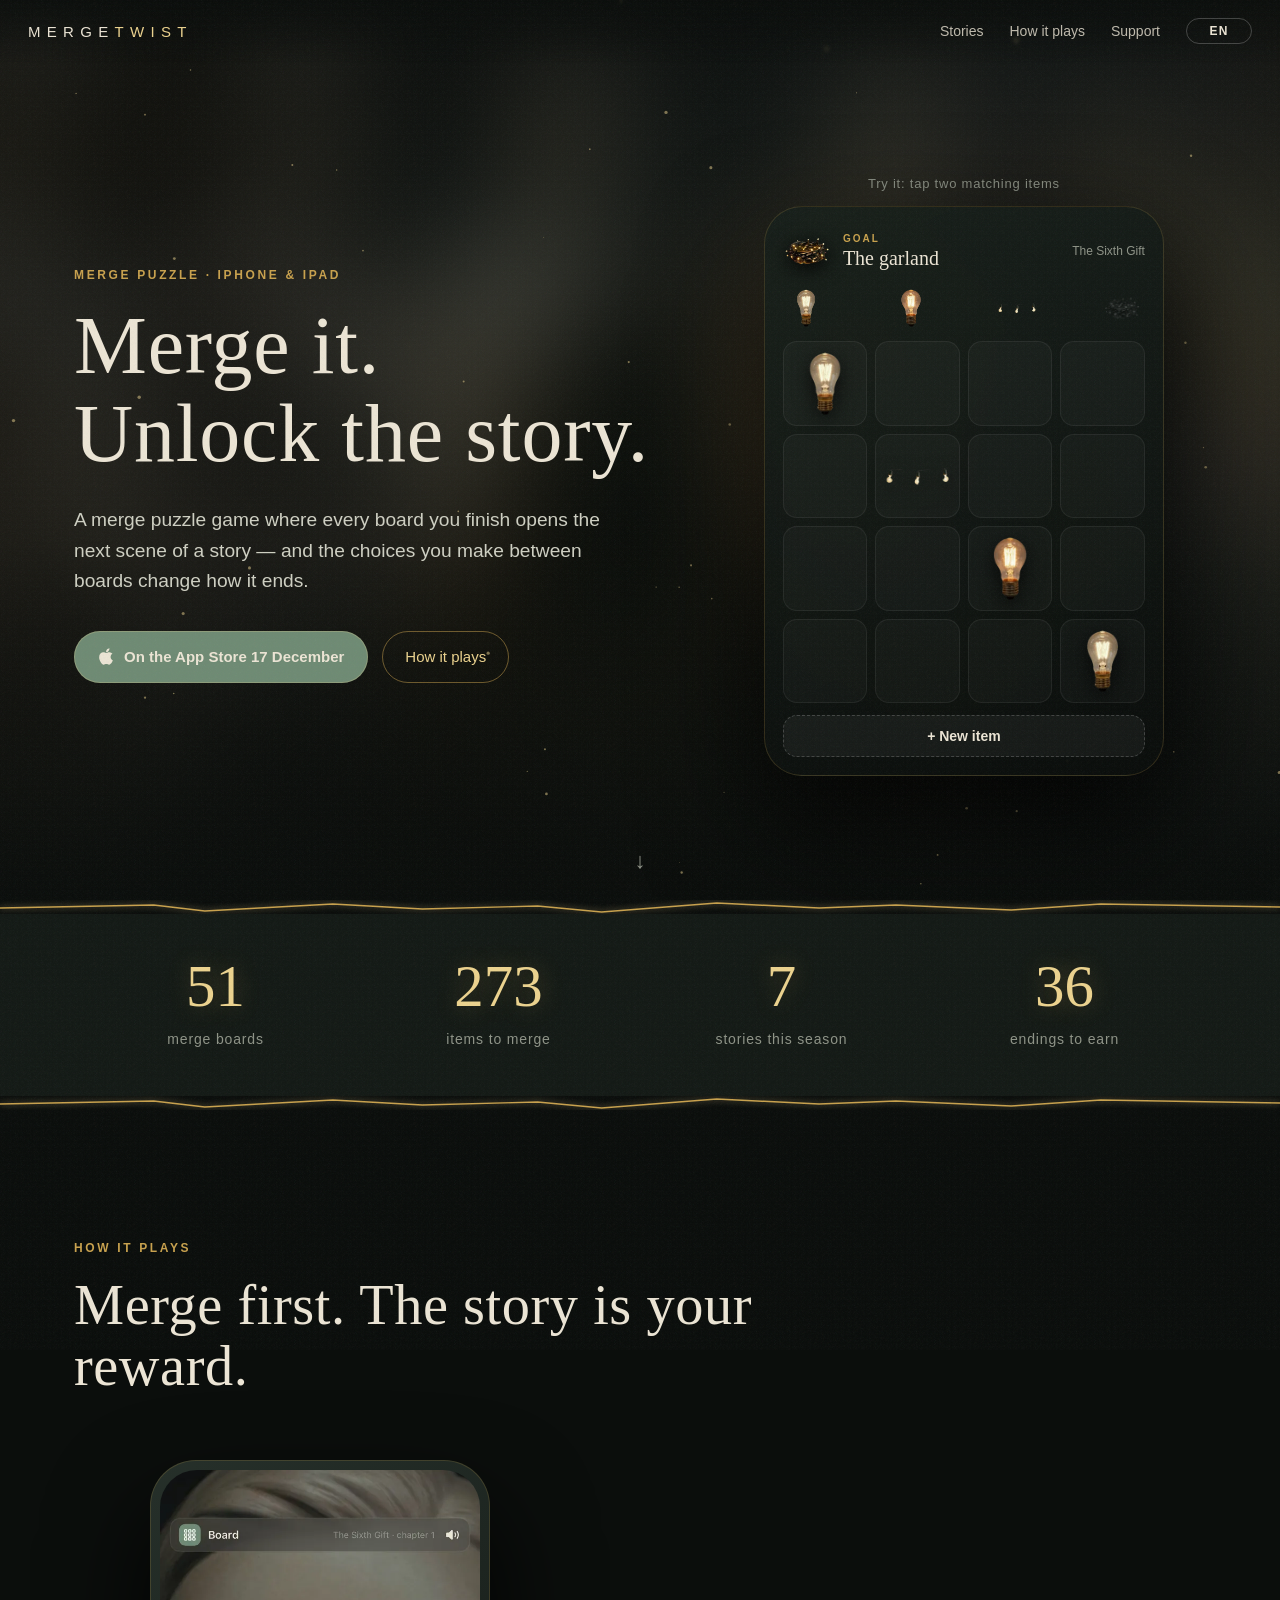
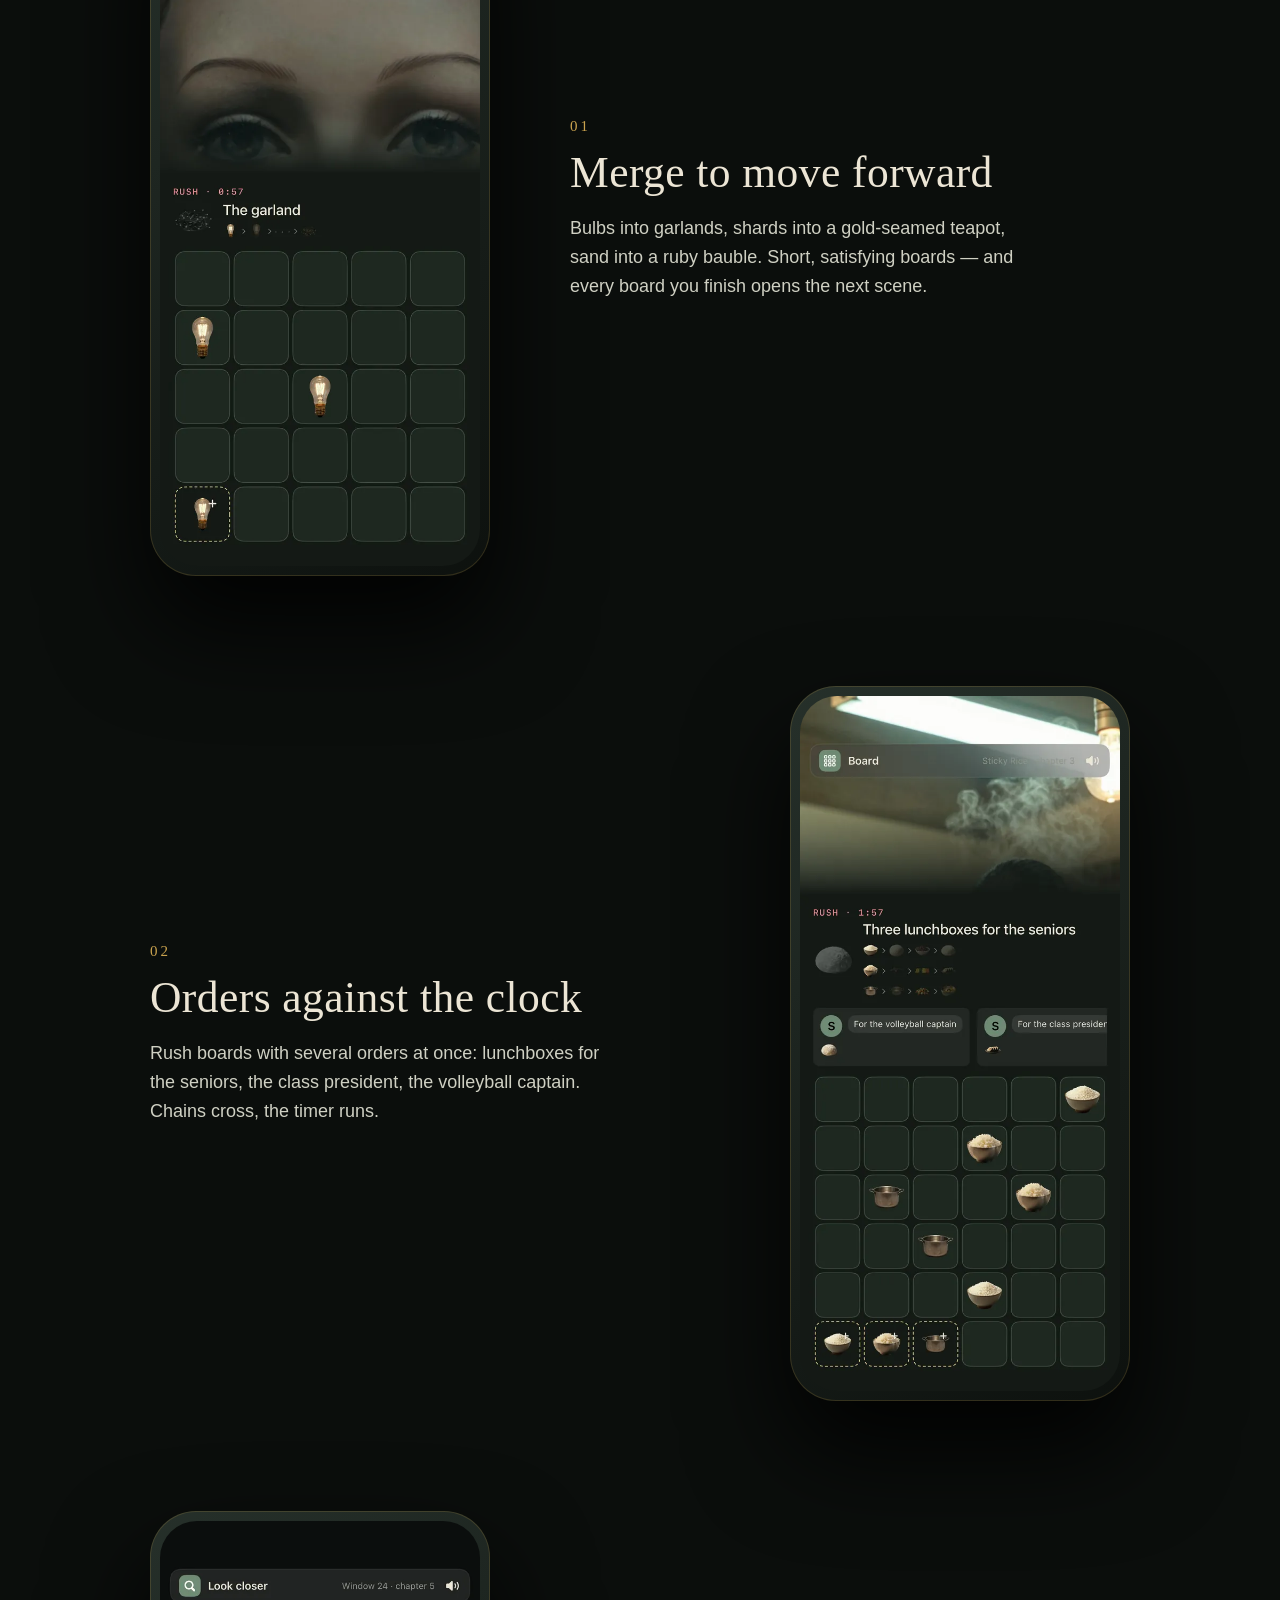
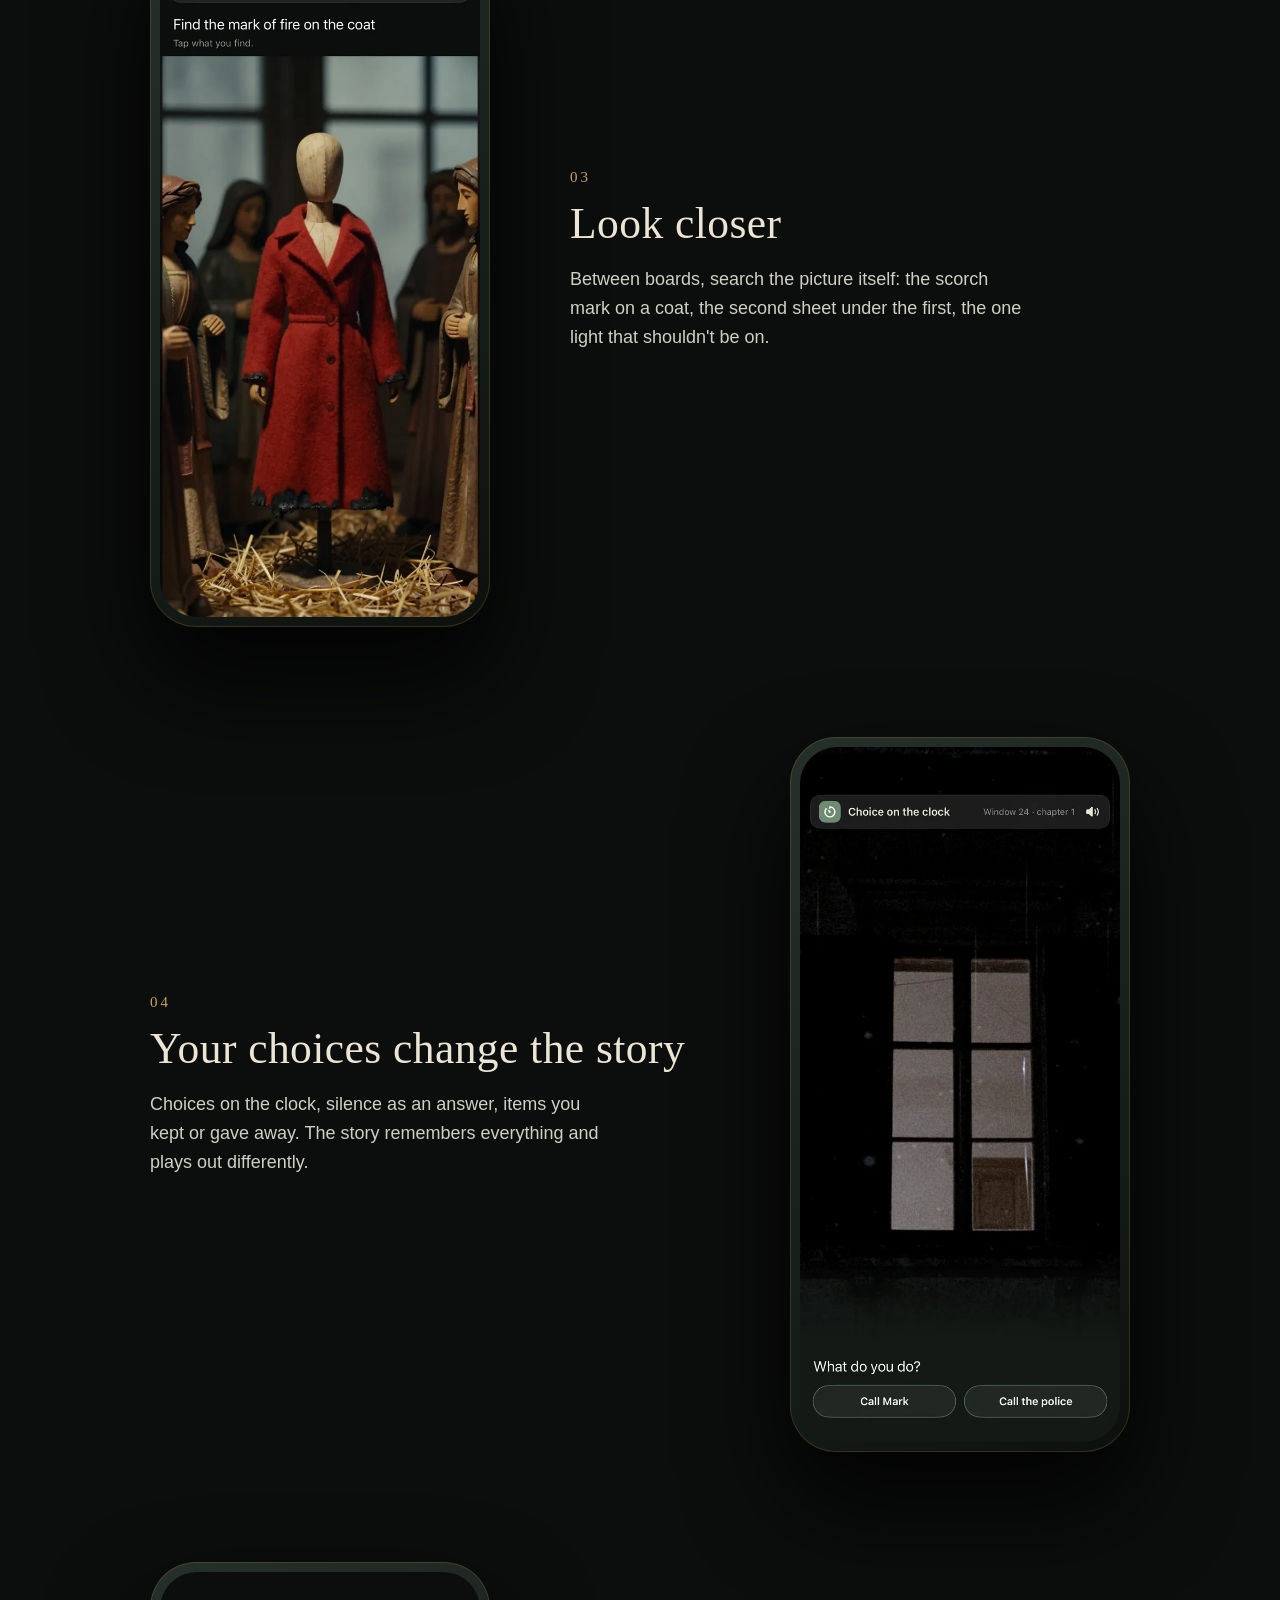
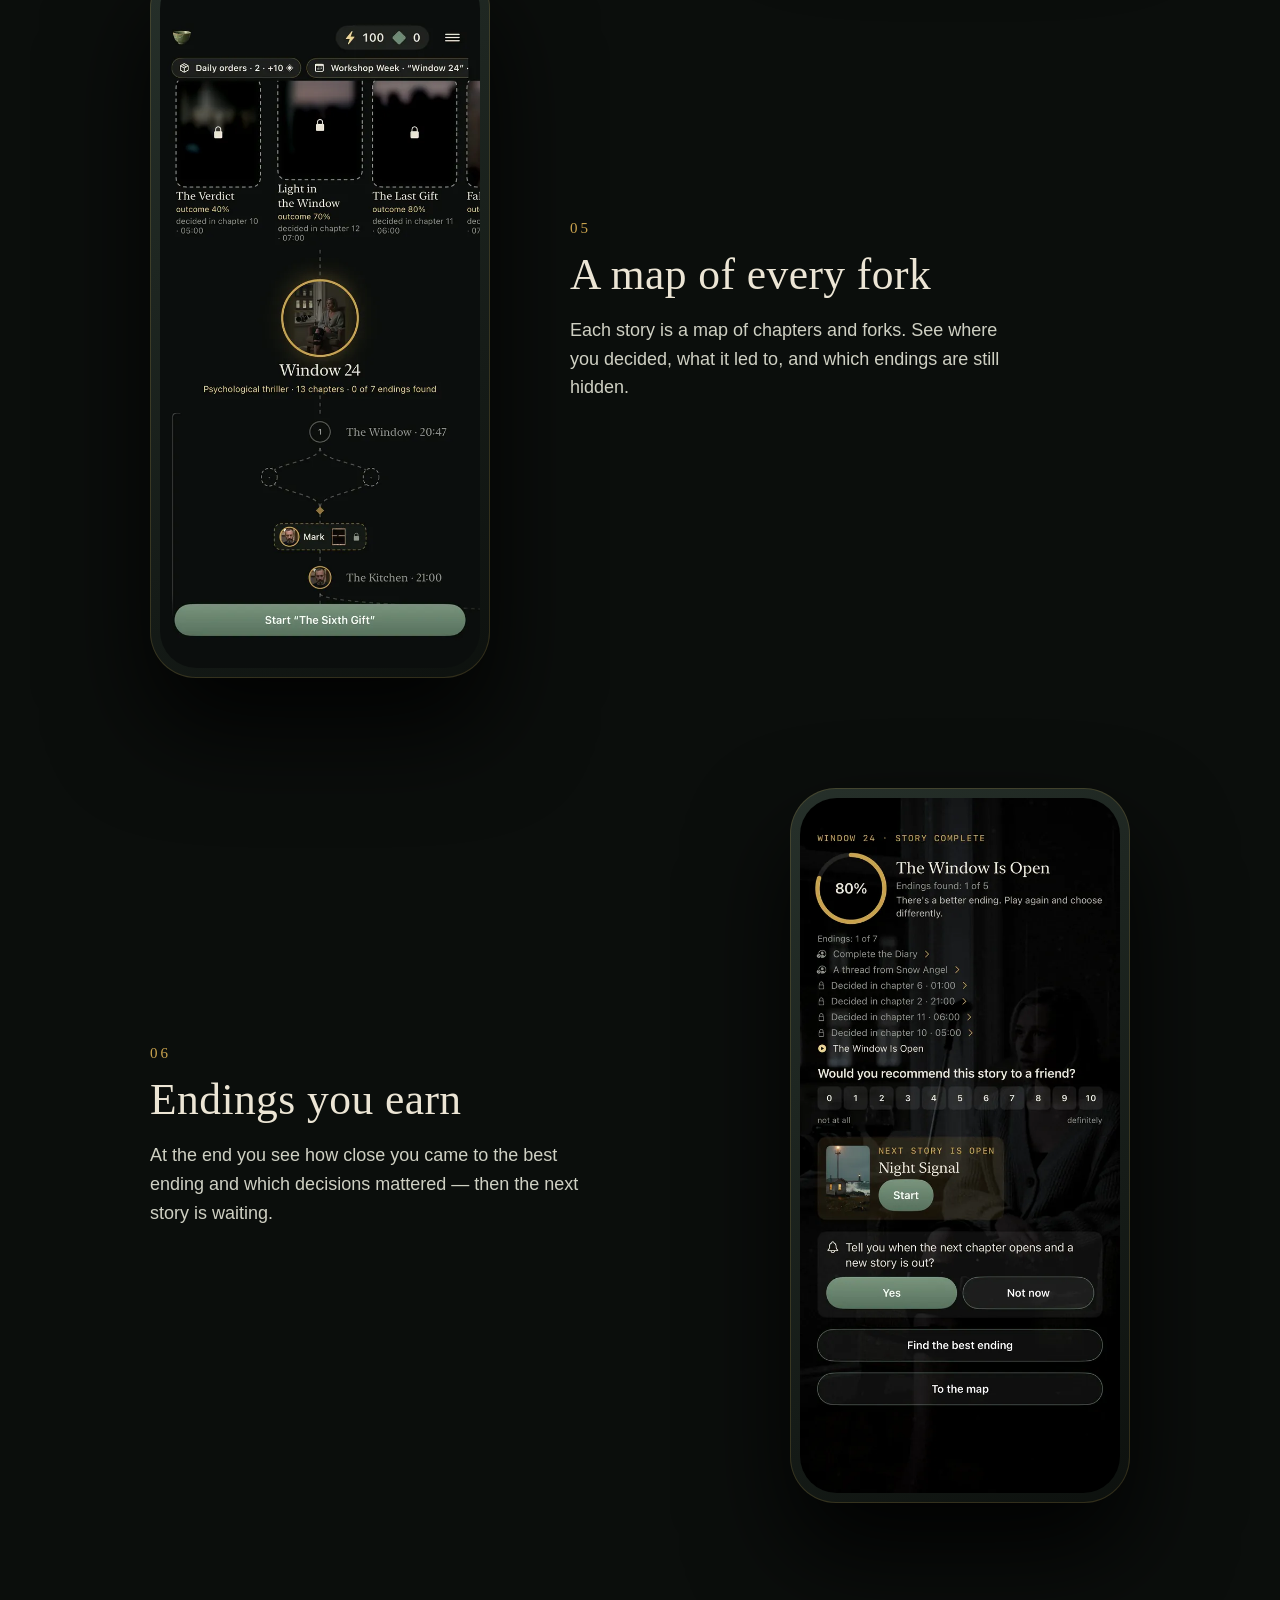
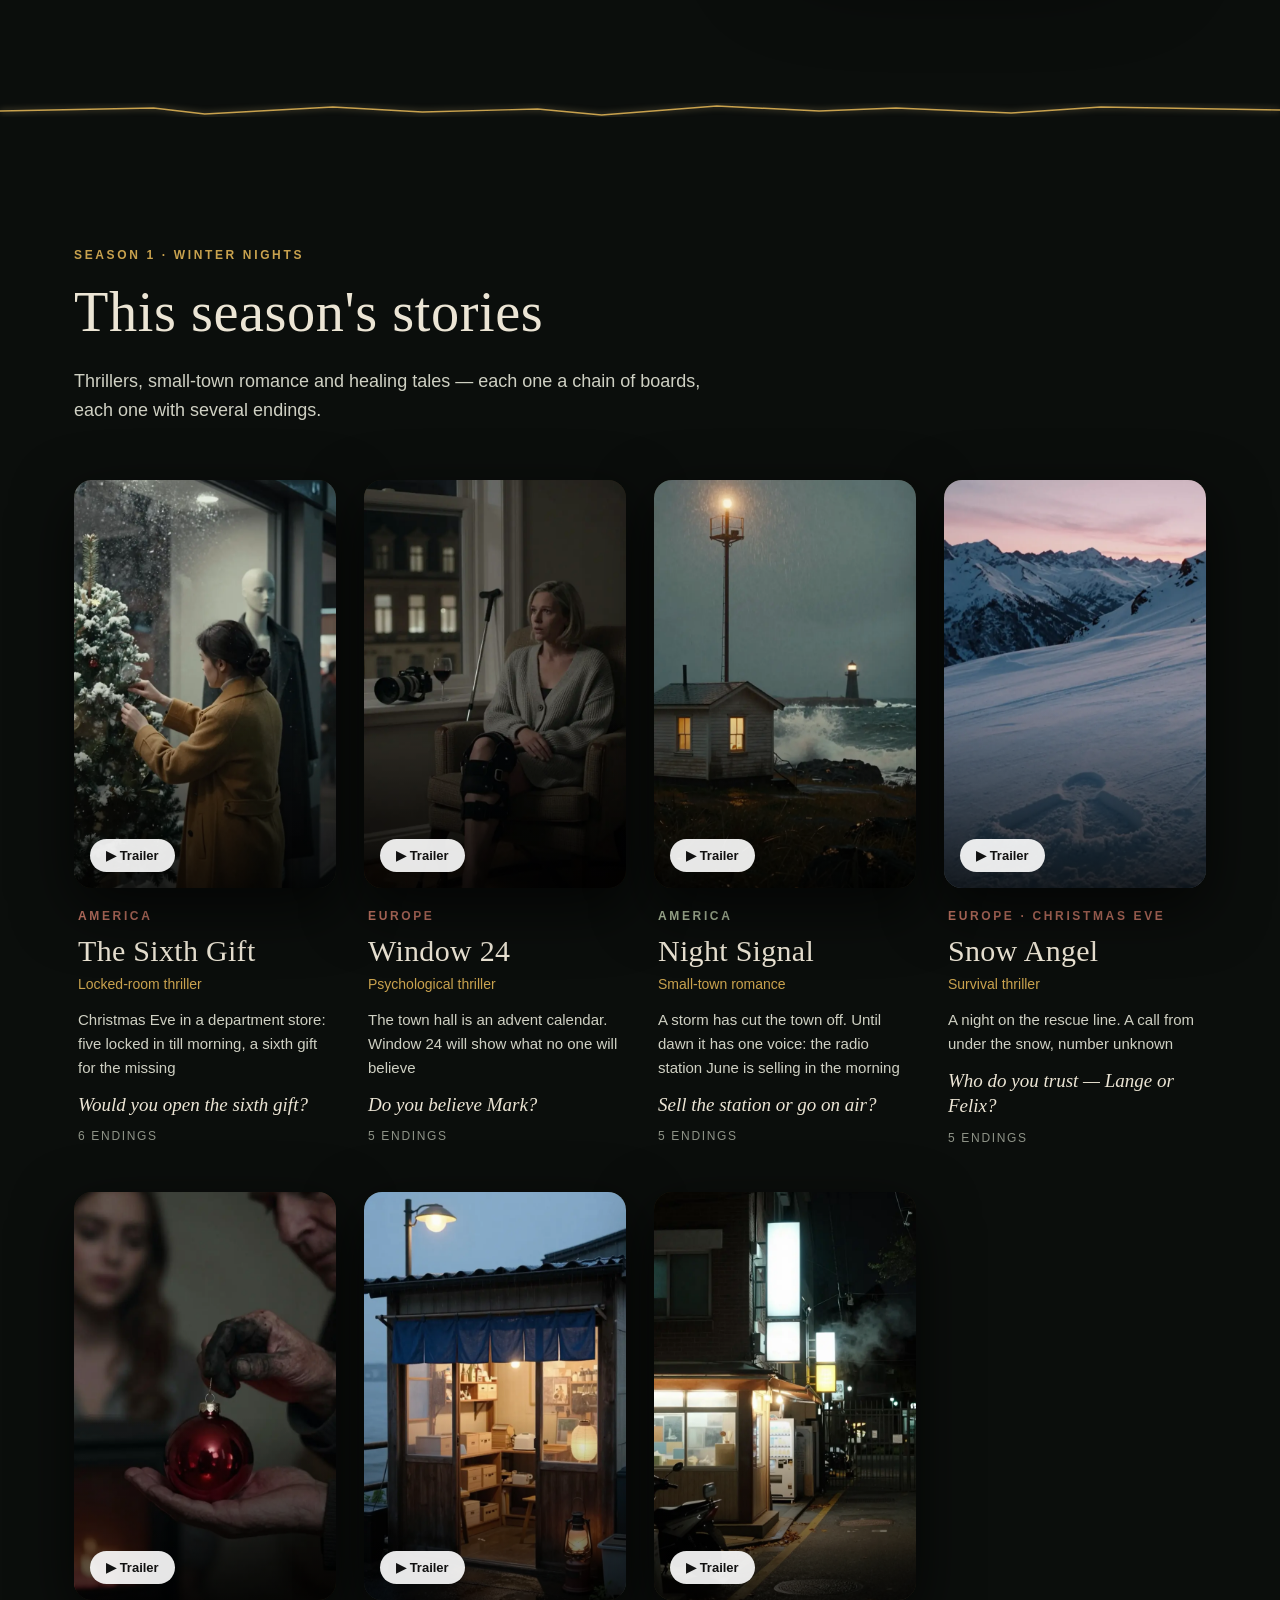
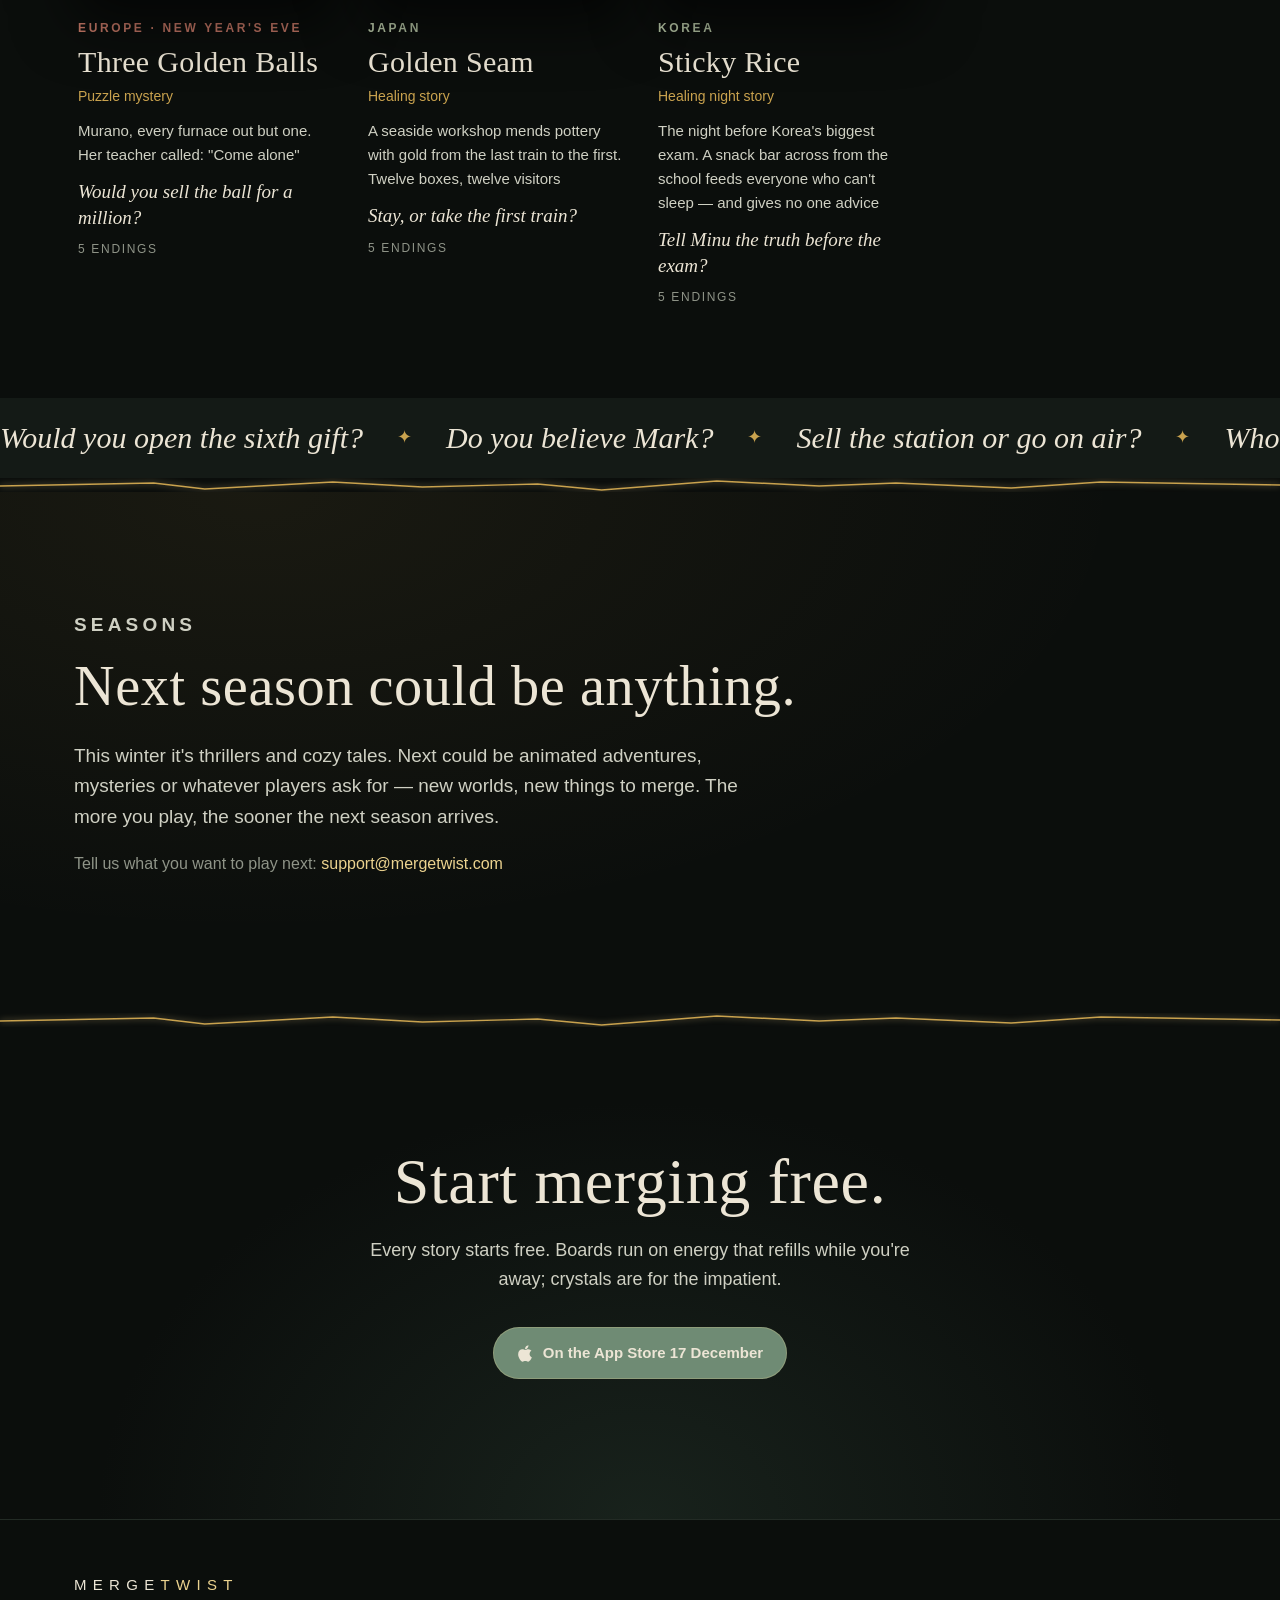
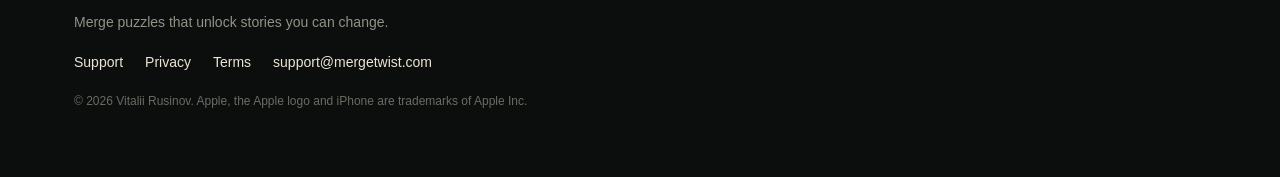
<file: index.html>
<!doctype html>
<html lang="en"><head><meta charset="utf-8"><meta name="viewport" content="width=device-width,initial-scale=1,viewport-fit=cover">
<title>MergeTwist — merge puzzles that unlock stories you can change</title><meta name="description" content="A merge puzzle game for iPhone and iPad: every board you finish opens the next scene of a story, and your choices change the ending. New seasons, new worlds."><meta name="theme-color" content="#0b0e0c">
<meta property="og:title" content="MergeTwist — merge puzzles that unlock stories you can change"><meta property="og:description" content="A merge puzzle game for iPhone and iPad: every board you finish opens the next scene of a story, and your choices change the ending. New seasons, new worlds."><meta property="og:image" content="https://mergetwist.com/assets/og.jpg">
<meta name="twitter:card" content="summary_large_image"><link rel="icon" href="assets/favicon.png"><link rel="apple-touch-icon" href="assets/icon.png">
<link rel="stylesheet" href="site.css">
<script>try{var l=localStorage.getItem('lang')||(navigator.language||'').slice(0,2);if(['ru','ja','ko'].indexOf(l)>=0)document.documentElement.lang=l}catch(e){}</script>
</head><body class="home">
<header class="top"><a class="logo" href="index.html" aria-label="MergeTwist">MERGE<b>TWIST</b></a>
<nav><a href="index.html#stories"><span class="en">Stories</span><span class="ru">Истории</span><span class="ja">ストーリー</span><span class="ko">스토리</span></a><a href="index.html#play"><span class="en">How it plays</span><span class="ru">Как играть</span><span class="ja">遊び方</span><span class="ko">플레이 방법</span></a><a href="support.html"><span class="en">Support</span><span class="ru">Поддержка</span><span class="ja">サポート</span><span class="ko">지원</span></a>
<select class="lang" aria-label="Language"><option value="en">EN</option><option value="ja">日本語</option><option value="ko">한국어</option><option value="ru">RU</option></select></nav></header>
<main>
<section class="hero" id="top"><div class="hero-bg" aria-hidden="true"></div><canvas class="snow" aria-hidden="true"></canvas>
<div class="hero-in"><div class="hero-copy">
<p class="eyebrow"><span class="en">Merge puzzle · iPhone &amp; iPad</span><span class="ru">Merge-головоломка · iPhone и iPad</span><span class="ja">マージパズル · iPhone &amp; iPad</span><span class="ko">머지 퍼즐 · iPhone &amp; iPad</span></p>
<h1><span class="en">Merge it.<br>Unlock the story.</span><span class="ru">Соединяй.<br>Открывай историю.</span><span class="ja">マージして、<br>物語をひらこう。</span><span class="ko">합치고,<br>이야기를 열어요.</span></h1>
<p class="lead"><span class="en">A merge puzzle game where every board you finish opens the next scene of a story — and the choices you make between boards change how it ends.</span><span class="ru">Merge-головоломка, где каждое собранное поле открывает следующую сцену истории, а выборы между полями меняют её финал.</span><span class="ja">ボードをひとつクリアするたびに物語の次の場面がひらくマージパズル。ボードのあいだの選択で、結末が変わります。</span><span class="ko">보드를 하나 완성할 때마다 이야기의 다음 장면이 열리는 머지 퍼즐. 보드 사이의 선택이 결말을 바꿉니다.</span></p>
<div class="cta"><span class="store"><span class="en">On the App Store 17 December</span><span class="ru">В App Store с 17 декабря</span><span class="ja">App Storeで12月17日配信</span><span class="ko">12월 17일 App Store 출시</span></span><a class="ghost" href="#play"><span class="en">How it plays</span><span class="ru">Как играть</span><span class="ja">遊び方</span><span class="ko">플레이 방법</span></a></div>
</div>
<div class="demo" aria-label="Merge demo"><p class="demo-hint"><span class="en">Try it: tap two matching items</span><span class="ru">Попробуй: коснись двух одинаковых предметов</span><span class="ja">やってみよう：同じアイテムを2つタップ</span><span class="ko">해 보세요: 같은 아이템 두 개를 탭</span></p>
<div class="demo-phone"><div class="demo-head"><img class="demo-goal-img" alt=""><div><p class="demo-label"><span class="en">Goal</span><span class="ru">Цель</span><span class="ja">目標</span><span class="ko">목표</span></p><p class="demo-goal"></p></div><p class="demo-story"></p></div>
<div class="chainbar"></div><div class="board"></div>
<button class="spawn" type="button"><span class="en">+ New item</span><span class="ru">+ Новый предмет</span><span class="ja">+ 新しいアイテム</span><span class="ko">+ 새 아이템</span></button>
<div class="scene" hidden><div class="depth" data-scene></div><div class="scene-in"><p class="scene-tag"><span class="en">Board complete · scene unlocked</span><span class="ru">Поле собрано · сцена открыта</span><span class="ja">ボード完成 · 場面がひらいた</span><span class="ko">보드 완성 · 장면 열림</span></p><p class="scene-line"></p>
<div class="scene-choice"><p class="scene-ask"></p><div class="scene-opts"></div></div><p class="scene-memo"></p>
<button class="scene-next" type="button"><span class="en">Next board →</span><span class="ru">Следующее поле →</span><span class="ja">次のボード →</span><span class="ko">다음 보드 →</span></button></div></div>
</div></div></div>
<a class="down" href="#play" aria-label="Scroll">↓</a></section>
<svg class="seamline" viewBox="0 0 1000 14" preserveAspectRatio="none" aria-hidden="true"><path d="M0 8 L120 5 L160 11 L260 4 L330 9 L420 6 L470 12 L560 3 L640 8 L700 5 L790 10 L860 4 L1000 7"/></svg><section class="stats"><div class="wrap"><div><b>51</b><span class="en">merge boards</span><span class="ru">merge-полей</span><span class="ja">マージボード</span><span class="ko">머지 보드</span></div><div><b>273</b><span class="en">items to merge</span><span class="ru">предметов</span><span class="ja">マージアイテム</span><span class="ko">머지 아이템</span></div><div><b>7</b><span class="en">stories this season</span><span class="ru">историй в сезоне</span><span class="ja">今シーズンのストーリー</span><span class="ko">이번 시즌 스토리</span></div><div><b>36</b><span class="en">endings to earn</span><span class="ru">финалов</span><span class="ja">エンディング</span><span class="ko">엔딩</span></div></div></section>
<svg class="seamline" viewBox="0 0 1000 14" preserveAspectRatio="none" aria-hidden="true"><path d="M0 8 L120 5 L160 11 L260 4 L330 9 L420 6 L470 12 L560 3 L640 8 L700 5 L790 10 L860 4 L1000 7"/></svg><section class="play" id="play"><div class="wrap"><p class="eyebrow"><span class="en">How it plays</span><span class="ru">Как играть</span><span class="ja">遊び方</span><span class="ko">플레이 방법</span></p>
<h2><span class="en">Merge first. The story is your reward.</span><span class="ru">Сначала merge. История — твоя награда.</span><span class="ja">まずはマージ。物語はそのごほうび。</span><span class="ko">먼저 머지. 이야기는 그 보상이에요.</span></h2><div class="row reveal"><figure class="phone"><img class="en" src="assets/s/07-merge-en.webp" alt="Merge to move forward" loading="lazy" width="600" height="1304"><img class="ru" src="assets/s/07-merge-ru.webp" alt="Соединяй, чтобы идти дальше" loading="lazy" width="600" height="1304"><img class="ja" src="assets/s/07-merge-ja.webp" alt="マージして先へ進む" loading="lazy" width="600" height="1304"><img class="ko" src="assets/s/07-merge-ko.webp" alt="머지해서 앞으로" loading="lazy" width="600" height="1304"></figure>
<div class="copy"><p class="num">01</p><h3><span class="en">Merge to move forward</span><span class="ru">Соединяй, чтобы идти дальше</span><span class="ja">マージして先へ進む</span><span class="ko">머지해서 앞으로</span></h3><p><span class="en">Bulbs into garlands, shards into a gold-seamed teapot, sand into a ruby bauble. Short, satisfying boards — and every board you finish opens the next scene.</span><span class="ru">Лампочки — в гирлянду, черепки — в чайник с золотым швом, песок — в рубиновый шар. Короткие уютные доски — и каждая собранная открывает следующую сцену.</span><span class="ja">電球はガーランドに、かけらは金継ぎのティーポットに、砂はルビーのオーナメントに。短くて心地よいボード。クリアするたびに次の場面がひらきます。</span><span class="ko">전구는 가랜드로, 조각은 금이음 찻주전자로, 모래는 루비 장식으로. 짧고 기분 좋은 보드, 완성할 때마다 다음 장면이 열려요.</span></p></div></div><div class="row flip reveal"><figure class="phone"><img class="en" src="assets/s/08-merge-orders-en.webp" alt="Orders against the clock" loading="lazy" width="600" height="1304"><img class="ru" src="assets/s/08-merge-orders-ru.webp" alt="Заказы на время" loading="lazy" width="600" height="1304"><img class="ja" src="assets/s/08-merge-orders-ja.webp" alt="時間との勝負の注文" loading="lazy" width="600" height="1304"><img class="ko" src="assets/s/08-merge-orders-ko.webp" alt="시간 제한 주문" loading="lazy" width="600" height="1304"></figure>
<div class="copy"><p class="num">02</p><h3><span class="en">Orders against the clock</span><span class="ru">Заказы на время</span><span class="ja">時間との勝負の注文</span><span class="ko">시간 제한 주문</span></h3><p><span class="en">Rush boards with several orders at once: lunchboxes for the seniors, the class president, the volleyball captain. Chains cross, the timer runs.</span><span class="ru">Поля-авралы с несколькими заказами сразу: обеды для стариков, для старосты, для капитана волейбольной команды. Цепочки пересекаются, таймер идёт.</span><span class="ja">いくつもの注文が一度に来るラッシュボード。お年寄りの弁当、学級委員の弁当、バレー部キャプテンの弁当。チェーンが交差し、タイマーは進む。</span><span class="ko">여러 주문이 한꺼번에 오는 러시 보드. 어르신 도시락, 반장 도시락, 배구부 주장 도시락. 체인이 엇갈리고 타이머는 흘러가요.</span></p></div></div><div class="row reveal"><figure class="phone"><img class="en" src="assets/s/09-look-en.webp" alt="Look closer" loading="lazy" width="600" height="1304"><img class="ru" src="assets/s/09-look-ru.webp" alt="Присмотрись" loading="lazy" width="600" height="1304"><img class="ja" src="assets/s/09-look-ja.webp" alt="よく見て" loading="lazy" width="600" height="1304"><img class="ko" src="assets/s/09-look-ko.webp" alt="자세히 보기" loading="lazy" width="600" height="1304"></figure>
<div class="copy"><p class="num">03</p><h3><span class="en">Look closer</span><span class="ru">Присмотрись</span><span class="ja">よく見て</span><span class="ko">자세히 보기</span></h3><p><span class="en">Between boards, search the picture itself: the scorch mark on a coat, the second sheet under the first, the one light that shouldn't be on.</span><span class="ru">Между полями ищи прямо на картинке: подпалину на пальто, второй лист под первым, огонёк, которого быть не должно.</span><span class="ja">ボードのあいだは、絵そのものを探そう。コートの焦げ跡、1枚目の下の2枚目、ついているはずのない明かり。</span><span class="ko">보드 사이에는 그림 자체를 살펴보세요. 코트의 그을린 자국, 첫 장 아래의 두 번째 종이, 켜져 있으면 안 되는 불빛.</span></p></div></div><div class="row flip reveal"><figure class="phone"><img class="en" src="assets/s/06-choice-en.webp" alt="Your choices change the story" loading="lazy" width="600" height="1304"><img class="ru" src="assets/s/06-choice-ru.webp" alt="Твои выборы меняют историю" loading="lazy" width="600" height="1304"><img class="ja" src="assets/s/06-choice-ja.webp" alt="あなたの選択が物語を変える" loading="lazy" width="600" height="1304"><img class="ko" src="assets/s/06-choice-ko.webp" alt="당신의 선택이 이야기를 바꿔요" loading="lazy" width="600" height="1304"></figure>
<div class="copy"><p class="num">04</p><h3><span class="en">Your choices change the story</span><span class="ru">Твои выборы меняют историю</span><span class="ja">あなたの選択が物語を変える</span><span class="ko">당신의 선택이 이야기를 바꿔요</span></h3><p><span class="en">Choices on the clock, silence as an answer, items you kept or gave away. The story remembers everything and plays out differently.</span><span class="ru">Выборы на время, молчание как ответ, вещи, которые ты оставил или отдал. История всё запоминает и идёт по-другому.</span><span class="ja">時間制限のある選択、答えとしての沈黙、手元に残したもの、手放したもの。物語はすべてを覚えていて、違う展開になります。</span><span class="ko">시간 제한이 있는 선택, 대답 대신 침묵, 간직하거나 건넨 물건. 이야기는 모든 걸 기억하고 다르게 흘러가요.</span></p></div></div><div class="row reveal"><figure class="phone"><img class="en" src="assets/s/19-graph-en.webp" alt="A map of every fork" loading="lazy" width="600" height="1304"><img class="ru" src="assets/s/19-graph-ru.webp" alt="Карта всех развилок" loading="lazy" width="600" height="1304"><img class="ja" src="assets/s/19-graph-ja.webp" alt="すべての分岐のマップ" loading="lazy" width="600" height="1304"><img class="ko" src="assets/s/19-graph-ko.webp" alt="모든 갈림길의 지도" loading="lazy" width="600" height="1304"></figure>
<div class="copy"><p class="num">05</p><h3><span class="en">A map of every fork</span><span class="ru">Карта всех развилок</span><span class="ja">すべての分岐のマップ</span><span class="ko">모든 갈림길의 지도</span></h3><p><span class="en">Each story is a map of chapters and forks. See where you decided, what it led to, and which endings are still hidden.</span><span class="ru">Каждая история — карта глав и развилок. Видно, где ты решил, к чему это привело и какие финалы ещё скрыты.</span><span class="ja">どの物語も、章と分岐のマップ。どこで決めたか、それが何につながったか、まだ隠れているエンディングはどれかが見えます。</span><span class="ko">모든 이야기는 챕터와 갈림길의 지도예요. 어디서 결정했는지, 그게 어디로 이어졌는지, 아직 숨은 엔딩이 무엇인지 보여요.</span></p></div></div><div class="row flip reveal"><figure class="phone"><img class="en" src="assets/s/34-result-en.webp" alt="Endings you earn" loading="lazy" width="600" height="1304"><img class="ru" src="assets/s/34-result-ru.webp" alt="Финалы, которые ты заслужил" loading="lazy" width="600" height="1304"><img class="ja" src="assets/s/34-result-ja.webp" alt="自分でつかむエンディング" loading="lazy" width="600" height="1304"><img class="ko" src="assets/s/34-result-ko.webp" alt="직접 얻는 엔딩" loading="lazy" width="600" height="1304"></figure>
<div class="copy"><p class="num">06</p><h3><span class="en">Endings you earn</span><span class="ru">Финалы, которые ты заслужил</span><span class="ja">自分でつかむエンディング</span><span class="ko">직접 얻는 엔딩</span></h3><p><span class="en">At the end you see how close you came to the best ending and which decisions mattered — then the next story is waiting.</span><span class="ru">В конце видно, насколько близко ты подошёл к лучшему финалу и какие решения были важны, — а дальше ждёт следующая история.</span><span class="ja">最後に、ベストエンディングにどこまで近づけたか、どの決断が大事だったかがわかります。そして次の物語が待っています。</span><span class="ko">마지막에는 최고의 엔딩에 얼마나 가까웠는지, 어떤 결정이 중요했는지 보여요. 그리고 다음 이야기가 기다려요.</span></p></div></div></div></section>
<svg class="seamline" viewBox="0 0 1000 14" preserveAspectRatio="none" aria-hidden="true"><path d="M0 8 L120 5 L160 11 L260 4 L330 9 L420 6 L470 12 L560 3 L640 8 L700 5 L790 10 L860 4 L1000 7"/></svg><section class="stories" id="stories"><div class="wrap"><p class="eyebrow"><span class="en">Season 1 · Winter nights</span><span class="ru">Сезон 1 · Зимние ночи</span><span class="ja">シーズン1 · 冬の夜</span><span class="ko">시즌 1 · 겨울밤</span></p>
<h2><span class="en">This season's stories</span><span class="ru">Истории этого сезона</span><span class="ja">今シーズンのストーリー</span><span class="ko">이번 시즌의 스토리</span></h2>
<p class="sub"><span class="en">Thrillers, small-town romance and healing tales — each one a chain of boards, each one with several endings.</span><span class="ru">Триллеры, романы и тёплые истории — каждая из цепочки полей и с несколькими финалами.</span><span class="ja">スリラー、小さな町の恋、癒やしの物語。どれもボードの連なりで、エンディングはいくつもあります。</span><span class="ko">스릴러, 작은 마을의 로맨스, 힐링 이야기. 모두 보드가 이어진 이야기이고, 엔딩은 여러 개예요.</span></p>
<div class="grid"><article class="card thriller reveal" style="--d:0ms">
<button class="poster" type="button" data-story="sixth" aria-label="Trailer: The Sixth Gift">
<img src="assets/f/c01-window-eva.webp" alt="" loading="lazy" width="720" height="1280"><span class="play">▶ <span class="en">Trailer</span><span class="ru">Трейлер</span><span class="ja">予告編</span><span class="ko">예고편</span></span></button>
<div class="meta"><p class="eyebrow"><span class="en">America</span><span class="ru">Америка</span><span class="ja">アメリカ</span><span class="ko">미국</span></p>
<h3><span class="en">The Sixth Gift</span><span class="ru">Шестой подарок</span><span class="ja">六番目の贈り物</span><span class="ko">여섯 번째 선물</span></h3><p class="tag"><span class="en">Locked-room thriller</span><span class="ru">Триллер взаперти</span><span class="ja">密室スリラー</span><span class="ko">밀실 스릴러</span></p>
<p class="about"><span class="en">Christmas Eve in a department store: five locked in till morning, a sixth gift for the missing</span><span class="ru">Сочельник в универмаге: пятеро заперты до утра, шестой подарок — для пропавшего</span><span class="ja">クリスマスイブの百貨店。朝まで閉じ込められた五人と、消えた子への六番目の贈り物</span><span class="ko">크리스마스이브의 백화점. 아침까지 갇힌 다섯 사람, 사라진 아이를 위한 여섯 번째 선물</span></p><p class="ask"><span class="en">Would you open the sixth gift?</span><span class="ru">Открыл бы шестой подарок?</span><span class="ja">六番目の贈り物、開ける？</span><span class="ko">여섯 번째 선물, 열어 볼래?</span></p>
<p class="ends"><span class="en">6 endings</span><span class="ru">Финалов: 6</span><span class="ja">エンディング6種</span><span class="ko">엔딩 6개</span></p></div></article><article class="card thriller reveal" style="--d:60ms">
<button class="poster" type="button" data-story="window" aria-label="Trailer: Window 24">
<img src="assets/f/win-c01-lina-window.webp" alt="" loading="lazy" width="720" height="1280"><span class="play">▶ <span class="en">Trailer</span><span class="ru">Трейлер</span><span class="ja">予告編</span><span class="ko">예고편</span></span></button>
<div class="meta"><p class="eyebrow"><span class="en">Europe</span><span class="ru">Европа</span><span class="ja">ヨーロッパ</span><span class="ko">유럽</span></p>
<h3><span class="en">Window 24</span><span class="ru">Окно 24</span><span class="ja">24番の窓</span><span class="ko">24번 창문</span></h3><p class="tag"><span class="en">Psychological thriller</span><span class="ru">Психологический триллер</span><span class="ja">サイコスリラー</span><span class="ko">심리 스릴러</span></p>
<p class="about"><span class="en">The town hall is an advent calendar. Window 24 will show what no one will believe</span><span class="ru">Ратуша напротив — адвент-календарь. В окне 24 появится то, чему никто не поверит</span><span class="ja">向かいの市庁舎はアドベントカレンダー。24番の窓に、誰も信じないものが現れる</span><span class="ko">맞은편 시청은 어드벤트 캘린더. 24번 창문에 아무도 믿지 않을 것이 나타난다</span></p><p class="ask"><span class="en">Do you believe Mark?</span><span class="ru">А ты веришь Марку?</span><span class="ja">マルクを信じる？</span><span class="ko">마르크를 믿어?</span></p>
<p class="ends"><span class="en">5 endings</span><span class="ru">Финалов: 5</span><span class="ja">エンディング5種</span><span class="ko">엔딩 5개</span></p></div></article><article class="card warm reveal" style="--d:120ms">
<button class="poster" type="button" data-story="signal" aria-label="Trailer: Night Signal">
<img src="assets/f/sig-c01-station-storm.webp" alt="" loading="lazy" width="720" height="1280"><span class="play">▶ <span class="en">Trailer</span><span class="ru">Трейлер</span><span class="ja">予告編</span><span class="ko">예고편</span></span></button>
<div class="meta"><p class="eyebrow"><span class="en">America</span><span class="ru">Америка</span><span class="ja">アメリカ</span><span class="ko">미국</span></p>
<h3><span class="en">Night Signal</span><span class="ru">Ночной эфир</span><span class="ja">真夜中のオンエア</span><span class="ko">한밤의 주파수</span></h3><p class="tag"><span class="en">Small-town romance</span><span class="ru">Роман в маленьком городке</span><span class="ja">小さな町のロマンス</span><span class="ko">작은 마을 로맨스</span></p>
<p class="about"><span class="en">A storm has cut the town off. Until dawn it has one voice: the radio station June is selling in the morning</span><span class="ru">Шторм отрезал городок от мира. До рассвета у него один голос — радиостанция, которую Джун утром продаёт</span><span class="ja">嵐で町は孤立した。夜明けまで、町の声はひとつだけ——ジューンが朝に売り払うラジオ局</span><span class="ko">폭풍이 마을을 고립시켰다. 새벽까지 마을의 목소리는 단 하나 — 준이 아침에 팔아넘길 라디오 방송국</span></p><p class="ask"><span class="en">Sell the station or go on air?</span><span class="ru">Продать станцию или выйти в эфир?</span><span class="ja">局を売る？それとも放送する？</span><span class="ko">방송국을 팔까, 방송을 할까?</span></p>
<p class="ends"><span class="en">5 endings</span><span class="ru">Финалов: 5</span><span class="ja">エンディング5種</span><span class="ko">엔딩 5개</span></p></div></article><article class="card thriller reveal" style="--d:180ms">
<button class="poster" type="button" data-story="angel" aria-label="Trailer: Snow Angel">
<img src="assets/f/ang-c01-dawn.webp" alt="" loading="lazy" width="720" height="1280"><span class="play">▶ <span class="en">Trailer</span><span class="ru">Трейлер</span><span class="ja">予告編</span><span class="ko">예고편</span></span></button>
<div class="meta"><p class="eyebrow"><span class="en">Europe</span><span class="ru">Европа</span><span class="ja">ヨーロッパ</span><span class="ko">유럽</span> · <span class="en">Christmas Eve</span><span class="ru">Сочельник</span><span class="ja">クリスマスイブ</span><span class="ko">크리스마스이브</span></p>
<h3><span class="en">Snow Angel</span><span class="ru">Снежный ангел</span><span class="ja">雪の天使</span><span class="ko">눈 천사</span></h3><p class="tag"><span class="en">Survival thriller</span><span class="ru">Триллер на выживание</span><span class="ja">サバイバル・スリラー</span><span class="ko">서바이벌 스릴러</span></p>
<p class="about"><span class="en">A night on the rescue line. A call from under the snow, number unknown</span><span class="ru">Ночь на линии спасателей. Звонок из-под снега, номер не определён</span><span class="ja">救助隊の回線で過ごす一夜。雪の下からの電話、番号は非通知</span><span class="ko">구조대 회선에서 보내는 하룻밤. 눈 밑에서 걸려 온 전화, 발신자 불명</span></p><p class="ask"><span class="en">Who do you trust — Lange or Felix?</span><span class="ru">Кому ты веришь — Ланге или Феликсу?</span><span class="ja">信じるのはランゲ？フェリックス？</span><span class="ko">누구를 믿어? 랑게, 아니면 펠릭스?</span></p>
<p class="ends"><span class="en">5 endings</span><span class="ru">Финалов: 5</span><span class="ja">エンディング5種</span><span class="ko">엔딩 5개</span></p></div></article><article class="card thriller reveal" style="--d:240ms">
<button class="poster" type="button" data-story="balls" aria-label="Trailer: Three Golden Balls">
<img src="assets/f/bal-c01-bauble.webp" alt="" loading="lazy" width="720" height="1280"><span class="play">▶ <span class="en">Trailer</span><span class="ru">Трейлер</span><span class="ja">予告編</span><span class="ko">예고편</span></span></button>
<div class="meta"><p class="eyebrow"><span class="en">Europe</span><span class="ru">Европа</span><span class="ja">ヨーロッパ</span><span class="ko">유럽</span> · <span class="en">New Year&#x27;s Eve</span><span class="ru">Новогодняя ночь</span><span class="ja">大晦日</span><span class="ko">새해 전야</span></p>
<h3><span class="en">Three Golden Balls</span><span class="ru">Три золотых шара</span><span class="ja">三つの黄金の玉</span><span class="ko">세 개의 황금 구슬</span></h3><p class="tag"><span class="en">Puzzle mystery</span><span class="ru">Детектив-загадка</span><span class="ja">謎解きミステリー</span><span class="ko">퍼즐 미스터리</span></p>
<p class="about"><span class="en">Murano, every furnace out but one. Her teacher called: &quot;Come alone&quot;</span><span class="ru">Мурано, погашены все печи, кроме одной. Учитель позвал: «Приезжай. Одна»</span><span class="ja">ムラーノ。炉はひとつを残してすべて消えた。師匠の電話は「ひとりで来い」</span><span class="ko">무라노, 가마는 단 하나만 빼고 모두 꺼졌다. 스승이 불렀다. “혼자 와라”</span></p><p class="ask"><span class="en">Would you sell the ball for a million?</span><span class="ru">Отдал бы шар за миллион?</span><span class="ja">百万で玉を手放す？</span><span class="ko">백만에 구슬을 넘길래?</span></p>
<p class="ends"><span class="en">5 endings</span><span class="ru">Финалов: 5</span><span class="ja">エンディング5種</span><span class="ko">엔딩 5개</span></p></div></article><article class="card warm reveal" style="--d:300ms">
<button class="poster" type="button" data-story="seam" aria-label="Trailer: Golden Seam">
<img src="assets/f/seam-c01-workshop.webp" alt="" loading="lazy" width="720" height="1280"><span class="play">▶ <span class="en">Trailer</span><span class="ru">Трейлер</span><span class="ja">予告編</span><span class="ko">예고편</span></span></button>
<div class="meta"><p class="eyebrow"><span class="en">Japan</span><span class="ru">Япония</span><span class="ja">日本</span><span class="ko">일본</span></p>
<h3><span class="en">Golden Seam</span><span class="ru">Золотой шов</span><span class="ja">金の継ぎ目</span><span class="ko">금빛 이음새</span></h3><p class="tag"><span class="en">Healing story</span><span class="ru">Тёплая история</span><span class="ja">癒やしの物語</span><span class="ko">힐링 스토리</span></p>
<p class="about"><span class="en">A seaside workshop mends pottery with gold from the last train to the first. Twelve boxes, twelve visitors</span><span class="ru">Мастерская у моря чинит посуду золотом от последней электрички до первой. Двенадцать коробок, двенадцать гостей</span><span class="ja">海辺の工房は、終電から始発まで、割れた器を金で継ぐ。十二の箱に、十二人の客</span><span class="ko">바닷가 공방은 막차부터 첫차까지 깨진 그릇을 금으로 잇는다. 상자 열두 개, 손님 열두 명</span></p><p class="ask"><span class="en">Stay, or take the first train?</span><span class="ru">Остаться или уехать первой электричкой?</span><span class="ja">残る？それとも始発で帰る？</span><span class="ko">남을래, 첫차로 떠날래?</span></p>
<p class="ends"><span class="en">5 endings</span><span class="ru">Финалов: 5</span><span class="ja">エンディング5種</span><span class="ko">엔딩 5개</span></p></div></article><article class="card warm reveal" style="--d:360ms">
<button class="poster" type="button" data-story="rice" aria-label="Trailer: Sticky Rice">
<img src="assets/f/rice-c01-street.webp" alt="" loading="lazy" width="720" height="1280"><span class="play">▶ <span class="en">Trailer</span><span class="ru">Трейлер</span><span class="ja">予告編</span><span class="ko">예고편</span></span></button>
<div class="meta"><p class="eyebrow"><span class="en">Korea</span><span class="ru">Корея</span><span class="ja">韓国</span><span class="ko">한국</span></p>
<h3><span class="en">Sticky Rice</span><span class="ru">Липкий рис</span><span class="ja">もち米</span><span class="ko">찹쌀떡</span></h3><p class="tag"><span class="en">Healing night story</span><span class="ru">Тёплая ночная история</span><span class="ja">心あたたまる夜の物語</span><span class="ko">따뜻한 밤 이야기</span></p>
<p class="about"><span class="en">The night before Korea&#x27;s biggest exam. A snack bar across from the school feeds everyone who can&#x27;t sleep — and gives no one advice</span><span class="ru">Ночь перед главным экзаменом Кореи. Закусочная напротив школы кормит всех, кому не спится, — и никому не даёт советов</span><span class="ja">韓国最大の試験、スヌンの前夜。学校の向かいの食堂は、眠れない人みんなにごはんを出し――誰にもアドバイスはしない</span><span class="ko">수능 전날 밤. 학교 앞 분식집은 잠 못 드는 모두를 먹이고, 누구에게도 조언하지 않는다</span></p><p class="ask"><span class="en">Tell Minu the truth before the exam?</span><span class="ru">Сказать Мину правду до экзамена?</span><span class="ja">試験の前に、ミヌに本当のことを言う？</span><span class="ko">시험 전에 민우에게 진실을 말할까?</span></p>
<p class="ends"><span class="en">5 endings</span><span class="ru">Финалов: 5</span><span class="ja">エンディング5種</span><span class="ko">엔딩 5개</span></p></div></article></div></div></section>
<section class="asks" aria-label="Questions"><div class="track"><span><span class="en">Would you open the sixth gift?</span><span class="ru">Открыл бы шестой подарок?</span><span class="ja">六番目の贈り物、開ける？</span><span class="ko">여섯 번째 선물, 열어 볼래?</span></span><i>✦</i><span><span class="en">Do you believe Mark?</span><span class="ru">А ты веришь Марку?</span><span class="ja">マルクを信じる？</span><span class="ko">마르크를 믿어?</span></span><i>✦</i><span><span class="en">Sell the station or go on air?</span><span class="ru">Продать станцию или выйти в эфир?</span><span class="ja">局を売る？それとも放送する？</span><span class="ko">방송국을 팔까, 방송을 할까?</span></span><i>✦</i><span><span class="en">Who do you trust — Lange or Felix?</span><span class="ru">Кому ты веришь — Ланге или Феликсу?</span><span class="ja">信じるのはランゲ？フェリックス？</span><span class="ko">누구를 믿어? 랑게, 아니면 펠릭스?</span></span><i>✦</i><span><span class="en">Would you sell the ball for a million?</span><span class="ru">Отдал бы шар за миллион?</span><span class="ja">百万で玉を手放す？</span><span class="ko">백만에 구슬을 넘길래?</span></span><i>✦</i><span><span class="en">Stay, or take the first train?</span><span class="ru">Остаться или уехать первой электричкой?</span><span class="ja">残る？それとも始発で帰る？</span><span class="ko">남을래, 첫차로 떠날래?</span></span><i>✦</i><span><span class="en">Tell Minu the truth before the exam?</span><span class="ru">Сказать Мину правду до экзамена?</span><span class="ja">試験の前に、ミヌに本当のことを言う？</span><span class="ko">시험 전에 민우에게 진실을 말할까?</span></span><i>✦</i><span><span class="en">Would you open the sixth gift?</span><span class="ru">Открыл бы шестой подарок?</span><span class="ja">六番目の贈り物、開ける？</span><span class="ko">여섯 번째 선물, 열어 볼래?</span></span><i>✦</i><span><span class="en">Do you believe Mark?</span><span class="ru">А ты веришь Марку?</span><span class="ja">マルクを信じる？</span><span class="ko">마르크를 믿어?</span></span><i>✦</i><span><span class="en">Sell the station or go on air?</span><span class="ru">Продать станцию или выйти в эфир?</span><span class="ja">局を売る？それとも放送する？</span><span class="ko">방송국을 팔까, 방송을 할까?</span></span><i>✦</i><span><span class="en">Who do you trust — Lange or Felix?</span><span class="ru">Кому ты веришь — Ланге или Феликсу?</span><span class="ja">信じるのはランゲ？フェリックス？</span><span class="ko">누구를 믿어? 랑게, 아니면 펠릭스?</span></span><i>✦</i><span><span class="en">Would you sell the ball for a million?</span><span class="ru">Отдал бы шар за миллион?</span><span class="ja">百万で玉を手放す？</span><span class="ko">백만에 구슬을 넘길래?</span></span><i>✦</i><span><span class="en">Stay, or take the first train?</span><span class="ru">Остаться или уехать первой электричкой?</span><span class="ja">残る？それとも始発で帰る？</span><span class="ko">남을래, 첫차로 떠날래?</span></span><i>✦</i><span><span class="en">Tell Minu the truth before the exam?</span><span class="ru">Сказать Мину правду до экзамена?</span><span class="ja">試験の前に、ミヌに本当のことを言う？</span><span class="ko">시험 전에 민우에게 진실을 말할까?</span></span><i>✦</i></div></section>
<svg class="seamline" viewBox="0 0 1000 14" preserveAspectRatio="none" aria-hidden="true"><path d="M0 8 L120 5 L160 11 L260 4 L330 9 L420 6 L470 12 L560 3 L640 8 L700 5 L790 10 L860 4 L1000 7"/></svg><section class="seasons"><div class="wrap reveal"><p class="eyebrow"><span class="en">Seasons</span><span class="ru">Сезоны</span><span class="ja">シーズン</span><span class="ko">시즌</span></p>
<h2><span class="en">Next season could be anything.</span><span class="ru">Следующий сезон может быть каким угодно.</span><span class="ja">次のシーズンは、何にだってなれる。</span><span class="ko">다음 시즌은 무엇이든 될 수 있어요.</span></h2>
<p><span class="en">This winter it's thrillers and cozy tales. Next could be animated adventures, mysteries or whatever players ask for — new worlds, new things to merge. The more you play, the sooner the next season arrives.</span><span class="ru">Этой зимой — триллеры и тёплые истории. Дальше могут быть мультяшные приключения, детективы или то, что попросят игроки: новые миры и новые предметы для merge. Чем больше играют, тем быстрее выходит следующий сезон.</span><span class="ja">この冬はスリラーとあたたかい物語。次はアニメ風の冒険やミステリー、プレイヤーのリクエストかもしれません。新しい世界、新しいマージアイテム。たくさん遊ばれるほど、次のシーズンは早く届きます。</span><span class="ko">이번 겨울은 스릴러와 따뜻한 이야기. 다음은 애니메이션 같은 모험, 미스터리, 혹은 플레이어가 원하는 무엇이든 될 수 있어요. 새로운 세계, 새로운 머지 아이템. 많이 플레이할수록 다음 시즌이 빨리 와요.</span></p>
<p class="ask-us"><span class="en">Tell us what you want to play next:</span><span class="ru">Расскажи, во что хочешь сыграть дальше:</span><span class="ja">次に遊びたいものを教えてください：</span><span class="ko">다음에 하고 싶은 걸 알려 주세요:</span> <a href="mailto:support@mergetwist.com">support@mergetwist.com</a></p></div></section>
<svg class="seamline" viewBox="0 0 1000 14" preserveAspectRatio="none" aria-hidden="true"><path d="M0 8 L120 5 L160 11 L260 4 L330 9 L420 6 L470 12 L560 3 L640 8 L700 5 L790 10 L860 4 L1000 7"/></svg><section class="final"><div class="wrap reveal"><h2><span class="en">Start merging free.</span><span class="ru">Начни бесплатно.</span><span class="ja">無料でマージをはじめよう。</span><span class="ko">무료로 머지를 시작하세요.</span></h2>
<p><span class="en">Every story starts free. Boards run on energy that refills while you're away; crystals are for the impatient.</span><span class="ru">Любая история начинается бесплатно. Поля работают на энергии, которая копится, пока тебя нет; кристаллы — для нетерпеливых.</span><span class="ja">どの物語も無料ではじめられます。ボードはエネルギーで遊び、エネルギーは離れているあいだに回復。クリスタルは待ちきれない人のために。</span><span class="ko">모든 이야기는 무료로 시작해요. 보드는 에너지로 플레이하고, 에너지는 쉬는 동안 다시 차요. 크리스탈은 기다리기 싫은 분을 위한 것.</span></p>
<span class="store"><span class="en">On the App Store 17 December</span><span class="ru">В App Store с 17 декабря</span><span class="ja">App Storeで12月17日配信</span><span class="ko">12월 17일 App Store 출시</span></span></div></section>
</main>
<div class="viewer" hidden role="dialog" aria-modal="true" aria-label="Trailer"><div class="bars"></div><div class="depth" data-viewer></div>
<div class="sub"><p class="who"></p><p class="line"></p></div><div class="end"><h3></h3><p class="ask"></p><span class="store"><span class="en">On the App Store 17 December</span><span class="ru">В App Store с 17 декабря</span><span class="ja">App Storeで12月17日配信</span><span class="ko">12월 17일 App Store 출시</span></span></div>
<button class="prev" type="button" aria-label="Back"></button><button class="next" type="button" aria-label="Next"></button><button class="close" type="button" aria-label="Close">✕</button></div>
<script>window.STORIES=[{"id": "sixth", "cover": "c01-window-eva", "mood": "thriller", "endings": 6, "trailer": [{"img": "c01-street", "en": "Christmas Eve. Holly's department store closed forty-seven minutes ago.", "ru": "Сочельник. Универмаг «Холли» закрылся сорок семь минут назад.", "ja": "クリスマスイブ。ホリー百貨店は四十七分前に閉店した。", "ko": "크리스마스이브. 홀리 백화점이 문을 닫은 지 47분.", "whoEn": "", "whoRu": "", "whoJa": "", "whoKo": ""}, {"img": "c01-window-eva", "en": "Eva Lang, window dresser. The last window of the season.", "ru": "Ева Ланг, декоратор. Последняя витрина сезона.", "ja": "エヴァ・ラング、ディスプレイデザイナー。今季最後のウィンドウ。", "ko": "에바 랑, 디스플레이 디자이너. 이번 시즌 마지막 쇼윈도.", "whoEn": "", "whoRu": "", "whoJa": "", "whoKo": ""}, {"img": "c01-mannequin-eyes", "en": "The mannequin faces the street. This morning it faced the store.", "ru": "Манекен смотрит на улицу. Утром он смотрел в зал.", "ja": "マネキンが通りを向いている。今朝は店内を向いていたのに。", "ko": "마네킹이 거리를 보고 있다. 아침엔 매장 안을 보고 있었는데.", "whoEn": "", "whoRu": "", "whoJa": "", "whoKo": ""}, {"img": "c02-tags", "en": "Names on the tags. Eva. Teo. Margo. Sunny. Irma.", "ru": "На бирках имена. Ева. Тео. Марго. Санни. Ирма.", "ja": "タグに名前。エヴァ。テオ。マーゴ。サニー。イルマ。", "ko": "이름표에 이름이 있다. 에바. 테오. 마고. 서니. 이르마.", "whoEn": "", "whoRu": "", "whoJa": "", "whoKo": ""}, {"img": "c02-mitten", "en": "Inside, a child's mitten. Embroidered: “Mika.”", "ru": "Внутри детская варежка. Вышито: «Мика».", "ja": "中には子どものミトン。刺繍は「ミカ」。", "ko": "안에는 아이용 털장갑. 수놓인 이름은 “미카”.", "whoEn": "", "whoRu": "", "whoJa": "", "whoKo": ""}], "titleEn": "The Sixth Gift", "tagEn": "Locked-room thriller", "styleEn": "Christmas thriller · department store", "sectionEn": "America", "aboutEn": "Christmas Eve in a department store: five locked in till morning, a sixth gift for the missing", "askEn": "Would you open the sixth gift?", "holidayEn": "", "titleRu": "Шестой подарок", "tagRu": "Триллер взаперти", "styleRu": "Рождественский триллер · универмаг", "sectionRu": "Америка", "aboutRu": "Сочельник в универмаге: пятеро заперты до утра, шестой подарок — для пропавшего", "askRu": "Открыл бы шестой подарок?", "holidayRu": "", "titleJa": "六番目の贈り物", "tagJa": "密室スリラー", "styleJa": "クリスマス・スリラー・百貨店", "sectionJa": "アメリカ", "aboutJa": "クリスマスイブの百貨店。朝まで閉じ込められた五人と、消えた子への六番目の贈り物", "askJa": "六番目の贈り物、開ける？", "holidayJa": "", "titleKo": "여섯 번째 선물", "tagKo": "밀실 스릴러", "styleKo": "크리스마스 스릴러 · 백화점", "sectionKo": "미국", "aboutKo": "크리스마스이브의 백화점. 아침까지 갇힌 다섯 사람, 사라진 아이를 위한 여섯 번째 선물", "askKo": "여섯 번째 선물, 열어 볼래?", "holidayKo": ""}, {"id": "window", "cover": "win-c01-lina-window", "mood": "thriller", "endings": 5, "trailer": [{"img": "win-c01-town-hall", "en": "Christmas Eve. All December the town hall across the square has been an advent calendar.", "ru": "Сочельник. Весь декабрь ратуша напротив работает адвент-календарём.", "ja": "クリスマスイブ。12月のあいだずっと、広場の向かいの市庁舎はアドベントカレンダーになっている。", "ko": "크리스마스이브. 12월 내내 광장 건너편 시청이 어드벤트 캘린더 노릇을 하고 있다.", "whoEn": "", "whoRu": "", "whoJa": "", "whoKo": ""}, {"img": "win-c01-lina-window", "en": "Lina Varga, photographer. Last Christmas Eve her car slid off an icy road. Since then she has watched the town from here.", "ru": "Лина Варга, фотограф. В прошлый сочельник её машину унесло с дороги на льду. С тех пор она смотрит на город отсюда.", "ja": "リナ・ヴァルガ、写真家。去年のクリスマスイブ、凍った道で車が滑り、道路から外れた。それ以来、彼女はここから町を眺めている。", "ko": "리나 바르가, 사진작가. 지난 크리스마스이브, 그녀의 차가 빙판길에서 미끄러져 도로를 벗어났다. 그 뒤로 그녀는 여기서 마을을 내려다본다.", "whoEn": "", "whoRu": "", "whoJa": "", "whoKo": ""}, {"img": "win-c01-palm", "en": "A palm. A woman's, pressed to the glass from the inside.", "ru": "Ладонь. Женская, прижата к стеклу изнутри.", "ja": "手のひら。女の手が、内側からガラスに押し当てられている。", "ko": "손바닥. 여자의 손이 안쪽에서 유리에 눌려 있다.", "whoEn": "", "whoRu": "", "whoJa": "", "whoKo": ""}, {"img": "win-c03-old-phone", "en": "On the cracked screen, one letter: “H.”", "ru": "На треснувшем экране одна буква: «Х».", "ja": "ひび割れた画面に、一文字だけ。「H」", "ko": "금 간 화면에 글자 하나. ‘H’.", "whoEn": "", "whoRu": "", "whoJa": "", "whoKo": ""}, {"img": "win-c05-red-coat", "en": "Among the figures stands her red coat. On a headless dummy.", "ru": "Среди фигур стоит её красное пальто. На манекене без головы.", "ja": "人形たちの中に、彼女の赤いコートが立っている。首のないマネキンに着せられて。", "ko": "인형들 사이에 그녀의 빨간 코트가 서 있다. 머리 없는 마네킹에 입혀진 채.", "whoEn": "", "whoRu": "", "whoJa": "", "whoKo": ""}], "titleEn": "Window 24", "tagEn": "Psychological thriller", "styleEn": "European noir · old town", "sectionEn": "Europe", "aboutEn": "The town hall is an advent calendar. Window 24 will show what no one will believe", "askEn": "Do you believe Mark?", "holidayEn": "", "titleRu": "Окно 24", "tagRu": "Психологический триллер", "styleRu": "Европейский нуар · старый город", "sectionRu": "Европа", "aboutRu": "Ратуша напротив — адвент-календарь. В окне 24 появится то, чему никто не поверит", "askRu": "А ты веришь Марку?", "holidayRu": "", "titleJa": "24番の窓", "tagJa": "サイコスリラー", "styleJa": "ヨーロピアン・ノワール・旧市街", "sectionJa": "ヨーロッパ", "aboutJa": "向かいの市庁舎はアドベントカレンダー。24番の窓に、誰も信じないものが現れる", "askJa": "マルクを信じる？", "holidayJa": "", "titleKo": "24번 창문", "tagKo": "심리 스릴러", "styleKo": "유럽 누아르 · 구시가지", "sectionKo": "유럽", "aboutKo": "맞은편 시청은 어드벤트 캘린더. 24번 창문에 아무도 믿지 않을 것이 나타난다", "askKo": "마르크를 믿어?", "holidayKo": ""}, {"id": "signal", "cover": "sig-c01-station-storm", "mood": "warm", "endings": 5, "trailer": [{"img": "sig-c01-station-storm", "en": "Larkspur Point, the Oregon coast. The radio station on the point has been off the air for two months, since Aunt Dee died.", "ru": "Ларкспур-Пойнт, побережье Орегона. Радиостанция на мысу молчит два месяца — с тех пор, как не стало тёти Ди.", "ja": "ラークスパー・ポイント、オレゴンの海岸。岬のラジオ局は2か月前から沈黙している。ディーおばさんが亡くなってから。", "ko": "오리건 해안, 라크스퍼 포인트. 곶 위의 라디오 방송국은 두 달째 침묵 중이다. 디 이모가 세상을 떠난 뒤로.", "whoEn": "", "whoRu": "", "whoJa": "", "whoKo": ""}, {"img": "sig-c01-june-boxes", "en": "June Hart, thirty-four. Podcast producer from Seattle. A month ago she had a husband and a job.", "ru": "Джун Харт, тридцать четыре. Продюсер подкастов из Сиэтла. Месяц назад у неё были муж и работа.", "ja": "ジューン・ハート、34歳。シアトルのポッドキャスト・プロデューサー。ひと月前までは、夫も仕事もあった。", "ko": "준 하트, 서른넷. 시애틀의 팟캐스트 PD. 한 달 전까지만 해도 남편도 있고 직장도 있었다.", "whoEn": "", "whoRu": "", "whoJa": "", "whoKo": ""}, {"img": "sig-c01-blackout", "en": "Lightning. The lights go out — in the studio, in all of Larkspur. Downstairs, a generator coughs and catches.", "ru": "Молния. Свет гаснет — в студии, во всём Ларкспуре. Внизу кашляет и заводится генератор.", "ja": "稲妻。明かりが消える——スタジオも、ラークスパーじゅうも。階下で発電機が咳き込み、かかる。", "ko": "번개. 불이 나간다. 스튜디오도, 라크스퍼 전체도. 아래층에서 발전기가 콜록대다가 돌아간다.", "whoEn": "", "whoRu": "", "whoJa": "", "whoKo": ""}, {"img": "sig-c01-on-air", "en": "The sign above the door lights up. For the first time in two months.", "ru": "Над дверью загорается табличка. Впервые за два месяца.", "ja": "ドアの上のランプが灯る。2か月ぶりに。", "ko": "문 위의 표시등에 불이 들어온다. 두 달 만에 처음으로.", "whoEn": "", "whoRu": "", "whoJa": "", "whoKo": ""}, {"img": "sig-c02-lines-lit", "en": "Six lines. Six blinking lights. The whole town wants to say something on air.", "ru": "Шесть линий. Шесть мигающих огней. Весь город хочет что-то сказать в эфир.", "ja": "6本の回線。6つの点滅するランプ。町じゅうが、電波で何か言いたがっている。", "ko": "회선 여섯 개. 깜빡이는 불빛 여섯 개. 온 마을이 방송에 대고 뭔가 말하고 싶어 한다.", "whoEn": "", "whoRu": "", "whoJa": "", "whoKo": ""}], "titleEn": "Night Signal", "tagEn": "Small-town romance", "styleEn": "Small-town America · late-night radio", "sectionEn": "America", "aboutEn": "A storm has cut the town off. Until dawn it has one voice: the radio station June is selling in the morning", "askEn": "Sell the station or go on air?", "holidayEn": "", "titleRu": "Ночной эфир", "tagRu": "Роман в маленьком городке", "styleRu": "Американский городок · ночное радио", "sectionRu": "Америка", "aboutRu": "Шторм отрезал городок от мира. До рассвета у него один голос — радиостанция, которую Джун утром продаёт", "askRu": "Продать станцию или выйти в эфир?", "holidayRu": "", "titleJa": "真夜中のオンエア", "tagJa": "小さな町のロマンス", "styleJa": "アメリカの小さな町・深夜ラジオ", "sectionJa": "アメリカ", "aboutJa": "嵐で町は孤立した。夜明けまで、町の声はひとつだけ——ジューンが朝に売り払うラジオ局", "askJa": "局を売る？それとも放送する？", "holidayJa": "", "titleKo": "한밤의 주파수", "tagKo": "작은 마을 로맨스", "styleKo": "미국 소도시 · 심야 라디오", "sectionKo": "미국", "aboutKo": "폭풍이 마을을 고립시켰다. 새벽까지 마을의 목소리는 단 하나 — 준이 아침에 팔아넘길 라디오 방송국", "askKo": "방송국을 팔까, 방송을 할까?", "holidayKo": ""}, {"id": "angel", "cover": "ang-c01-dawn", "mood": "thriller", "endings": 5, "trailer": [{"img": "ang-c01-dispatch", "en": "Christmas Eve. The Eistal resort is full, not a room to spare.", "ru": "Сочельник. Курорт Айсталь полон, свободных номеров нет.", "ja": "クリスマスイブ。リゾート地アイスタールは満室で、空き部屋はひとつもない。", "ko": "크리스마스이브. 아이스탈 리조트는 만실이라 빈방이 하나도 없다.", "whoEn": "", "whoRu": "", "whoJa": "", "whoKo": ""}, {"img": "ang-c01-vera", "en": "Vera Neumann is on duty alone. Nobody goes up the mountain on Christmas Eve.", "ru": "Вера Нойман дежурит одна. В сочельник в горы никто не ходит.", "ja": "ヴェラ・ノイマンはひとりで当直中。イブに山へ登る者などいない。", "ko": "베라 노이만은 혼자 당직이다. 크리스마스이브에 산에 오르는 사람은 없다.", "whoEn": "", "whoRu": "", "whoJa": "", "whoKo": ""}, {"img": "ang-c01-line", "en": "The rescue line. Number withheld.", "ru": "Линия спасателей. Номер не определён.", "ja": "救助隊の回線。非通知。", "ko": "구조대 회선. 발신 번호 표시 제한.", "whoEn": "", "whoRu": "", "whoJa": "", "whoKo": ""}, {"img": "ang-c01-snow", "en": "— Anna. He put a phone in my hand. Told me to call you. Only you.", "ru": "— Анна. Он вложил мне телефон в руку. Сказал позвонить вам. Только вам.", "ja": "「アンナです。あの男が私の手に携帯を握らせて……あなたに電話しろって。あなただけに」", "ko": "“안나예요. 그 남자가 제 손에 전화기를 쥐여 줬어요. 당신한테 전화하라고. 당신한테만.”", "whoEn": "Anna", "whoRu": "Анна", "whoJa": "アンナ", "whoKo": "안나"}, {"img": "ang-c01-folder", "en": "Vera opens an old case file. In the photograph: snow, and the imprint of an angel.", "ru": "Вера открывает старую папку. На фотографии снег и отпечаток ангела.", "ja": "ヴェラは古い事件ファイルを開く。写真には、雪と天使の跡。", "ko": "베라는 오래된 사건 파일을 연다. 사진 속에는 눈, 그리고 천사 자국.", "whoEn": "", "whoRu": "", "whoJa": "", "whoKo": ""}], "titleEn": "Snow Angel", "tagEn": "Survival thriller", "styleEn": "Alpine thriller · snowbound resort", "sectionEn": "Europe", "aboutEn": "A night on the rescue line. A call from under the snow, number unknown", "askEn": "Who do you trust — Lange or Felix?", "holidayEn": "Christmas Eve", "titleRu": "Снежный ангел", "tagRu": "Триллер на выживание", "styleRu": "Альпийский триллер · курорт в снегу", "sectionRu": "Европа", "aboutRu": "Ночь на линии спасателей. Звонок из-под снега, номер не определён", "askRu": "Кому ты веришь — Ланге или Феликсу?", "holidayRu": "Сочельник", "titleJa": "雪の天使", "tagJa": "サバイバル・スリラー", "styleJa": "アルプスのスリラー・雪のリゾート", "sectionJa": "ヨーロッパ", "aboutJa": "救助隊の回線で過ごす一夜。雪の下からの電話、番号は非通知", "askJa": "信じるのはランゲ？フェリックス？", "holidayJa": "クリスマスイブ", "titleKo": "눈 천사", "tagKo": "서바이벌 스릴러", "styleKo": "알프스 스릴러 · 눈 덮인 리조트", "sectionKo": "유럽", "aboutKo": "구조대 회선에서 보내는 하룻밤. 눈 밑에서 걸려 온 전화, 발신자 불명", "askKo": "누구를 믿어? 랑게, 아니면 펠릭스?", "holidayKo": "크리스마스이브"}, {"id": "balls", "cover": "bal-c01-bauble", "mood": "thriller", "endings": 5, "trailer": [{"img": "bal-c01-murano", "en": "Christmas Eve. Every furnace on Murano is out but one.", "ru": "Сочельник. На Мурано погашены все печи, кроме одной.", "ja": "クリスマス・イブ。ムラーノの炉は、ひとつを残してすべて火が落ちている。", "ko": "크리스마스이브. 무라노의 가마는 단 하나만 빼고 모두 꺼졌다.", "whoEn": "", "whoRu": "", "whoJa": "", "whoKo": ""}, {"img": "bal-c01-ada-door", "en": "Ada Russo, glass restorer. An hour ago her teacher called: “Come. Alone.”", "ru": "Ада Руссо, реставратор стекла. Час назад позвонил учитель: «Приезжай. Одна».", "ja": "アダ・ルッソ、ガラス修復家。一時間前、師匠から電話があった。「来い。ひとりで」", "ko": "아다 루소, 유리 복원가. 한 시간 전, 스승에게서 전화가 왔다. “와라. 혼자서.”", "whoEn": "", "whoRu": "", "whoJa": "", "whoKo": ""}, {"img": "bal-c01-wrist", "en": "Ada presses her fingers to his wrist. The pulse is faint, uneven.", "ru": "Ада прижимает пальцы к его запястью. Пульс слабый, неровный.", "ja": "アダは彼の手首に指を当てる。脈は弱く、乱れている。", "ko": "아다가 그의 손목에 손가락을 댄다. 맥박이 약하고 불규칙하다.", "whoEn": "", "whoRu": "", "whoJa": "", "whoKo": ""}, {"img": "bal-c01-note", "en": "Three gold circles. Beneath them: “Where the three balls hang, there lies the first bag.”", "ru": "Три золотых круга. Под ними: «Где три шара — там первый мешок».", "ja": "金色の円が三つ。その下に「三つの玉の吊るされし所に、第一の袋あり」", "ko": "금빛 원 세 개. 그 아래에 “세 구슬이 걸린 곳에 첫 번째 자루가 있다.”", "whoEn": "", "whoRu": "", "whoJa": "", "whoKo": ""}, {"img": "bal-c02-run", "en": "The lagoon. The taxi runs dark. Blue flashes behind.", "ru": "Лагуна. Такси идёт без огней. Сзади синие вспышки.", "ja": "ラグーナ。タクシーは灯りを消して走る。背後に青い閃光。", "ko": "석호. 택시는 불을 끈 채 달린다. 뒤에서 푸른 섬광.", "whoEn": "", "whoRu": "", "whoJa": "", "whoKo": ""}], "titleEn": "Three Golden Balls", "tagEn": "Puzzle mystery", "styleEn": "Italian mystery · Venice", "sectionEn": "Europe", "aboutEn": "Murano, every furnace out but one. Her teacher called: \"Come alone\"", "askEn": "Would you sell the ball for a million?", "holidayEn": "New Year's Eve", "titleRu": "Три золотых шара", "tagRu": "Детектив-загадка", "styleRu": "Итальянский детектив · Венеция", "sectionRu": "Европа", "aboutRu": "Мурано, погашены все печи, кроме одной. Учитель позвал: «Приезжай. Одна»", "askRu": "Отдал бы шар за миллион?", "holidayRu": "Новогодняя ночь", "titleJa": "三つの黄金の玉", "tagJa": "謎解きミステリー", "styleJa": "イタリアン・ミステリー・ヴェネツィア", "sectionJa": "ヨーロッパ", "aboutJa": "ムラーノ。炉はひとつを残してすべて消えた。師匠の電話は「ひとりで来い」", "askJa": "百万で玉を手放す？", "holidayJa": "大晦日", "titleKo": "세 개의 황금 구슬", "tagKo": "퍼즐 미스터리", "styleKo": "이탈리아 미스터리 · 베네치아", "sectionKo": "유럽", "aboutKo": "무라노, 가마는 단 하나만 빼고 모두 꺼졌다. 스승이 불렀다. “혼자 와라”", "askKo": "백만에 구슬을 넘길래?", "holidayKo": "새해 전야"}, {"id": "seam", "cover": "seam-c01-workshop", "mood": "warm", "endings": 5, "trailer": [{"img": "seam-c01-last-train", "en": "The last train arrives at 20:47. The line ends here. Beyond it, only the sea.", "ru": "Последняя электричка приходит в 20:47. Дальше линия кончается. Дальше только море.", "ja": "終電は20:47に着く。線路はここで終わる。その先は、海だけだ。", "ko": "막차는 20:47에 도착한다. 선로는 여기서 끝난다. 그 너머는 바다뿐이다.", "whoEn": "", "whoRu": "", "whoJa": "", "whoKo": ""}, {"img": "seam-c01-phone", "en": "Sae Kudo, thirty-six. A designer from Tokyo. In spring she quit her job and told no one.", "ru": "Саэ Кудо, тридцать шесть лет. Дизайнер из Токио. Весной она уволилась и не сказала об этом никому.", "ja": "工藤紗江、三十六歳。東京のデザイナー。春に仕事を辞めたことを、誰にも話していない。", "ko": "구도 사에, 서른여섯. 도쿄의 디자이너. 봄에 회사를 그만뒀고, 아무에게도 말하지 않았다.", "whoEn": "", "whoRu": "", "whoJa": "", "whoKo": ""}, {"img": "seam-c01-workshop", "en": "Kudo Mending. Pottery repaired with lacquer and gold. On the door, in Grandfather's hand: “From the last train to the first.”", "ru": "Мастерская Кудо. Чинят посуду лаком и золотом. На двери рукой деда: «От последней электрички до первой».", "ja": "工藤金継ぎ工房。漆と金で器を直します。戸には祖父の字で「終電から始発まで」。", "ko": "구도 수선 공방. 옻칠과 금으로 그릇을 고칩니다. 문에는 할아버지 글씨로 “막차부터 첫차까지”.", "whoEn": "", "whoRu": "", "whoJa": "", "whoKo": ""}, {"img": "seam-c01-shelf", "en": "Twelve boxes on the shelf. The tags show hours: 20:47, 21:00, 22:00… up to seven in the morning.", "ru": "На полке двенадцать коробок. На бирках часы: 20:47, 21:00, 22:00… до семи утра.", "ja": "棚に十二の桐箱。札には時刻。20:47、21:00、22:00……朝の七時まで。", "ko": "선반 위에 오동나무 상자 열두 개. 꼬리표에는 시각이 적혀 있다. 20:47, 21:00, 22:00… 아침 일곱 시까지.", "whoEn": "", "whoRu": "", "whoJa": "", "whoKo": ""}, {"img": "seam-c01-teapot-shards", "en": "The lacquer set before the gold. The seam came out thick and uneven. Oda strokes it: “Like my hands.”", "ru": "Лак схватился раньше золота. Шов вышел толстый, неровный. Ода гладит его: «Как мои руки».", "ja": "金より先に漆が固まった。継ぎ目は太く、でこぼこだ。小田はそれを撫でる。「わしの手みたいだ」", "ko": "금보다 옻칠이 먼저 굳었다. 이음매가 두껍고 울퉁불퉁하다. 오다가 그것을 쓰다듬는다. “내 손 같군.”", "whoEn": "", "whoRu": "", "whoJa": "", "whoKo": ""}], "titleEn": "Golden Seam", "tagEn": "Healing story", "styleEn": "Japanese iyashikei · seaside town", "sectionEn": "Japan", "aboutEn": "A seaside workshop mends pottery with gold from the last train to the first. Twelve boxes, twelve visitors", "askEn": "Stay, or take the first train?", "holidayEn": "", "titleRu": "Золотой шов", "tagRu": "Тёплая история", "styleRu": "Японская иясикэй · городок у моря", "sectionRu": "Япония", "aboutRu": "Мастерская у моря чинит посуду золотом от последней электрички до первой. Двенадцать коробок, двенадцать гостей", "askRu": "Остаться или уехать первой электричкой?", "holidayRu": "", "titleJa": "金の継ぎ目", "tagJa": "癒やしの物語", "styleJa": "癒やし系・海辺の町", "sectionJa": "日本", "aboutJa": "海辺の工房は、終電から始発まで、割れた器を金で継ぐ。十二の箱に、十二人の客", "askJa": "残る？それとも始発で帰る？", "holidayJa": "", "titleKo": "금빛 이음새", "tagKo": "힐링 스토리", "styleKo": "일본 힐링물 · 바닷가 마을", "sectionKo": "일본", "aboutKo": "바닷가 공방은 막차부터 첫차까지 깨진 그릇을 금으로 잇는다. 상자 열두 개, 손님 열두 명", "askKo": "남을래, 첫차로 떠날래?", "holidayKo": ""}, {"id": "rice", "cover": "rice-c01-street", "mood": "warm", "endings": 5, "trailer": [{"img": "rice-c01-street", "en": "Seoul. Saetbyeol Lane. Forty cram schools, one high school and one snack bar.", "ru": "Сеул. Переулок Сэтбёль. Сорок курсов, одна школа и одна закусочная.", "ja": "ソウル、セッピョル通り。塾が四十、高校がひとつ、食堂がひとつ。", "ko": "서울, 샛별 골목. 학원 마흔 곳, 고등학교 하나, 분식집 하나.", "whoEn": "", "whoRu": "", "whoJa": "", "whoKo": ""}, {"img": "rice-c01-eunseo-counter", "en": "Ma Eunseo, thirty-five. For ten years she taught people to pass this exam at the best academy in Seoul.", "ru": "Ма Ынсо, тридцать пять лет. Десять лет она учила сдавать этот экзамен на лучших курсах Сеула.", "ja": "マ・ウンソ、三十五歳。十年間、ソウル一の予備校でこの試験の攻略法を教えてきた。", "ko": "마은서, 서른다섯. 십 년 동안 서울 최고의 학원에서 수능을 가르쳤다.", "whoEn": "", "whoRu": "", "whoJa": "", "whoKo": ""}, {"img": "rice-c01-aunt-ward", "en": "— Is the pot on? Rice soaking? This night the snack bar doesn't close. It hasn't closed in twenty-seven years.", "ru": "— Котёл поставила? Рис замочила? В эту ночь закусочная не закрывается. Двадцать семь лет не закрывалась.", "ja": "「鍋は火にかけた？もち米は浸けた？今夜は店を閉めないよ。二十七年、一度も閉めたことないんだから」", "ko": "“솥은 올렸어? 찹쌀은 불렸고? 오늘 밤은 가게 문 안 닫는다. 이십칠 년 동안 한 번도 안 닫았어.”", "whoEn": "Aunt Park", "whoRu": "Тётя Пак", "whoJa": "パクおばさん", "whoKo": "박 이모"}, {"img": "rice-c01-cake-gate", "en": "Mr Oh doesn't take the first rice cake for himself. He presses it onto the gate.", "ru": "Первый пирожок господин О несёт не себе. Он прилепляет его к воротам.", "ja": "オさんは最初の餅を自分では食べない。門の格子に貼りつける。", "ko": "오 할아버지는 첫 찹쌀떡을 자기 몫으로 챙기지 않는다. 교문에 붙인다.", "whoEn": "", "whoRu": "", "whoJa": "", "whoKo": ""}, {"img": "rice-c02-minu-hand", "en": "There's a little star drawn on the back of his hand.", "ru": "На тыльной стороне ладони у него нарисована звёздочка.", "ja": "手の甲に、小さな星が描いてある。", "ko": "손등에 작은 별이 그려져 있다.", "whoEn": "", "whoRu": "", "whoJa": "", "whoKo": ""}], "titleEn": "Sticky Rice", "tagEn": "Healing night story", "styleEn": "Korean drama · Seoul", "sectionEn": "Korea", "aboutEn": "The night before Korea's biggest exam. A snack bar across from the school feeds everyone who can't sleep — and gives no one advice", "askEn": "Tell Minu the truth before the exam?", "holidayEn": "", "titleRu": "Липкий рис", "tagRu": "Тёплая ночная история", "styleRu": "Корейская дорама · Сеул", "sectionRu": "Корея", "aboutRu": "Ночь перед главным экзаменом Кореи. Закусочная напротив школы кормит всех, кому не спится, — и никому не даёт советов", "askRu": "Сказать Мину правду до экзамена?", "holidayRu": "", "titleJa": "もち米", "tagJa": "心あたたまる夜の物語", "styleJa": "韓国ドラマ風・ソウル", "sectionJa": "韓国", "aboutJa": "韓国最大の試験、スヌンの前夜。学校の向かいの食堂は、眠れない人みんなにごはんを出し――誰にもアドバイスはしない", "askJa": "試験の前に、ミヌに本当のことを言う？", "holidayJa": "", "titleKo": "찹쌀떡", "tagKo": "따뜻한 밤 이야기", "styleKo": "한국 드라마 · 서울", "sectionKo": "한국", "aboutKo": "수능 전날 밤. 학교 앞 분식집은 잠 못 드는 모두를 먹이고, 누구에게도 조언하지 않는다", "askKo": "시험 전에 민우에게 진실을 말할까?", "holidayKo": ""}];window.ROUNDS=[{"chain": ["bulb", "bulb-lit", "lights", "garland"], "names": {"en": ["Bulb", "Lit bulb", "String of lights", "Garland"], "ru": ["Лампочка", "Горящая лампочка", "Нить огней", "Гирлянда"], "ja": ["電球", "灯った電球", "光の連なり", "電飾"], "ko": ["전구", "켜진 전구", "줄전구", "크리스마스 조명"]}, "goal": {"en": "The garland", "ru": "Гирлянда", "ja": "電飾", "ko": "크리스마스 조명"}, "story": {"en": "The Sixth Gift", "ru": "Шестой подарок", "ja": "六番目の贈り物", "ko": "여섯 번째 선물"}, "img": "c01-window-lit", "line": {"en": "The garland comes on. All six mannequins are now facing Eva.", "ru": "Гирлянда загорается. Все шесть манекенов теперь смотрят на Еву.", "ja": "電飾が灯る。六体のマネキンが、今はみなエヴァを見ている。", "ko": "조명이 켜진다. 여섯 마네킹이 이제 모두 에바를 보고 있다."}, "ask": {"en": "— Can I film this? It's… a story.", "ru": "— Можно я буду снимать? Это же… история.", "ja": "「撮ってもいいっすか？これ…ネタになる」", "ko": "“찍어도 돼요? 이거… 완전 콘텐츠인데.”"}, "options": [{"en": {"text": "Let him film", "memo": "Teo is grateful"}, "ru": {"text": "Пусть снимает", "memo": "Тео тебе благодарен"}, "ja": {"text": "撮らせる", "memo": "テオは感謝している"}, "ko": {"text": "찍게 둔다", "memo": "테오가 고마워한다"}}, {"en": {"text": "Put the phone away", "memo": "Teo is hurt"}, "ru": {"text": "Убери телефон", "memo": "Тео обиделся"}, "ja": {"text": "スマホをしまわせる", "memo": "テオはむくれた"}, "ko": {"text": "휴대폰을 치우게 한다", "memo": "테오가 서운해한다"}}]}, {"chain": ["teapot-shards", "teapot-lid", "teapot-cracked", "teapot"], "names": {"en": ["Shards", "Lid", "Cracked teapot", "Gold-seamed teapot"], "ru": ["Осколки", "Крышка", "Чайник с трещиной", "Чайник с золотым швом"], "ja": ["かけら", "蓋", "ひび割れた急須", "金継ぎの急須"], "ko": ["조각", "뚜껑", "금 간 찻주전자", "금으로 이은 찻주전자"]}, "goal": {"en": "Mend Oda's teapot", "ru": "Почини чайник Оды", "ja": "小田の急須を直そう", "ko": "오다의 찻주전자를 고치세요"}, "story": {"en": "Golden Seam", "ru": "Золотой шов", "ja": "金の継ぎ目", "ko": "금빛 이음새"}, "img": "seam-c01-teapot-glow", "line": {"en": "He says the last words aloud. And the seam lights up. Not from the lamp — from inside.", "ru": "Последние слова он говорит вслух. И шов загорается. Не от лампы — изнутри.", "ja": "最後のひとことを、小田は声に出して言う。すると継ぎ目に光がともる。ランプの光ではない。内側からの光だ。", "ko": "그는 마지막 말을 소리 내어 한다. 그러자 이음새에 빛이 켜진다. 램프 불빛이 아니다. 안에서부터다."}, "ask": {"en": "— What do I tell her?", "ru": "— Что мне ей сказать?", "ja": "「お母さんに、なんて言えばいい？」", "ko": "“엄마한테 뭐라고 해요?”"}, "options": [{"en": {"text": "— That you're going. And that you'll keep coming back.", "memo": "Mio is going to Tokyo"}, "ru": {"text": "— Что поедешь. И что будешь возвращаться.", "memo": "Мио поедет в Токио"}, "ja": {"text": "「行くって。それから、ちゃんと帰ってくるって」", "memo": "美緒は東京へ行く"}, "ko": {"text": "“간다고. 그리고 자주 돌아올 거라고.”", "memo": "미오는 도쿄로 간다"}}, {"en": {"text": "— First ask her about the woman at the station.", "memo": "Mio will ask her mum about the past"}, "ru": {"text": "— Сначала спроси про ту женщину на станции.", "memo": "Мио спросит маму о прошлом"}, "ja": {"text": "「まず、駅の女の人のことを聞いてみたら」", "memo": "美緒は母に昔のことを聞く"}, "ko": {"text": "“먼저 역에서 만난 그 여자분 얘기를 물어봐.”", "memo": "미오는 엄마에게 옛날 일을 묻는다"}}]}, {"chain": ["sand", "glass-gob", "gold-leaf", "ruby-ball"], "names": {"en": ["Sand", "Clear glass", "Gold", "Red bauble"], "ru": ["Песок", "Бесцветное стекло", "Золото", "Красный шар"], "ja": ["砂", "無色のガラス", "金", "赤いガラス玉"], "ko": ["모래", "투명 유리", "금", "붉은 유리구슬"]}, "goal": {"en": "Ruby glass", "ru": "Рубиновое стекло", "ja": "ルビーガラス", "ko": "루비 유리"}, "story": {"en": "Three Golden Balls", "ru": "Три золотых шара", "ja": "三つの黄金の玉", "ko": "세 개의 황금 구슬"}, "img": "bal-c07-phone", "line": {"en": "The phone rings. An unknown number.", "ru": "Телефон звонит. Незнакомый номер.", "ja": "電話が鳴る。知らない番号。", "ko": "전화가 울린다. 모르는 번호."}, "ask": {"en": "Answer?", "ru": "Ответить?", "ja": "出る？", "ko": "받을까?"}, "options": [{"en": {"text": "Answer", "memo": "Lucia heard your voice"}, "ru": {"text": "Ответить", "memo": "Лучия услышала твой голос"}, "ja": {"text": "出る", "memo": "ルチアに声を聞かせた"}, "ko": {"text": "받는다", "memo": "루치아가 목소리를 들었다"}}, {"en": {"text": "Decline", "memo": "Lucia called for nothing"}, "ru": {"text": "Сбросить", "memo": "Лучия звонила зря"}, "ja": {"text": "拒否する", "memo": "ルチアの電話は無駄に終わった"}, "ko": {"text": "거절한다", "memo": "루치아의 전화는 헛수고였다"}}]}];</script>
<footer class="foot"><div class="wrap"><a class="logo" href="index.html">MERGE<b>TWIST</b></a>
<p><span class="en">Merge puzzles that unlock stories you can change.</span><span class="ru">Merge-головоломки, которые открывают истории, — а финал меняешь ты.</span><span class="ja">マージパズルで、結末を変えられる物語をひらく。</span><span class="ko">머지 퍼즐로 결말을 바꿀 수 있는 이야기를 연다.</span></p><nav><a href="support.html"><span class="en">Support</span><span class="ru">Поддержка</span><span class="ja">サポート</span><span class="ko">지원</span></a><a href="privacy.html"><span class="en">Privacy</span><span class="ru">Конфиденциальность</span><span class="ja">プライバシー</span><span class="ko">개인정보</span></a><a href="terms.html"><span class="en">Terms</span><span class="ru">Условия</span><span class="ja">利用規約</span><span class="ko">이용약관</span></a><a href="mailto:support@mergetwist.com">support@mergetwist.com</a></nav>
<p class="fine">© 2026 Vitalii Rusinov. <span class="en">Apple, the Apple logo and iPhone are trademarks of Apple Inc.</span><span class="ru">Apple, логотип Apple и iPhone — товарные знаки Apple Inc.</span><span class="ja">Apple、Appleロゴ、iPhoneはApple Inc.の商標です。</span><span class="ko">Apple, Apple 로고 및 iPhone은 Apple Inc.의 상표입니다.</span></p></div></footer>
<script src="site.js"></script></body></html>
</file>
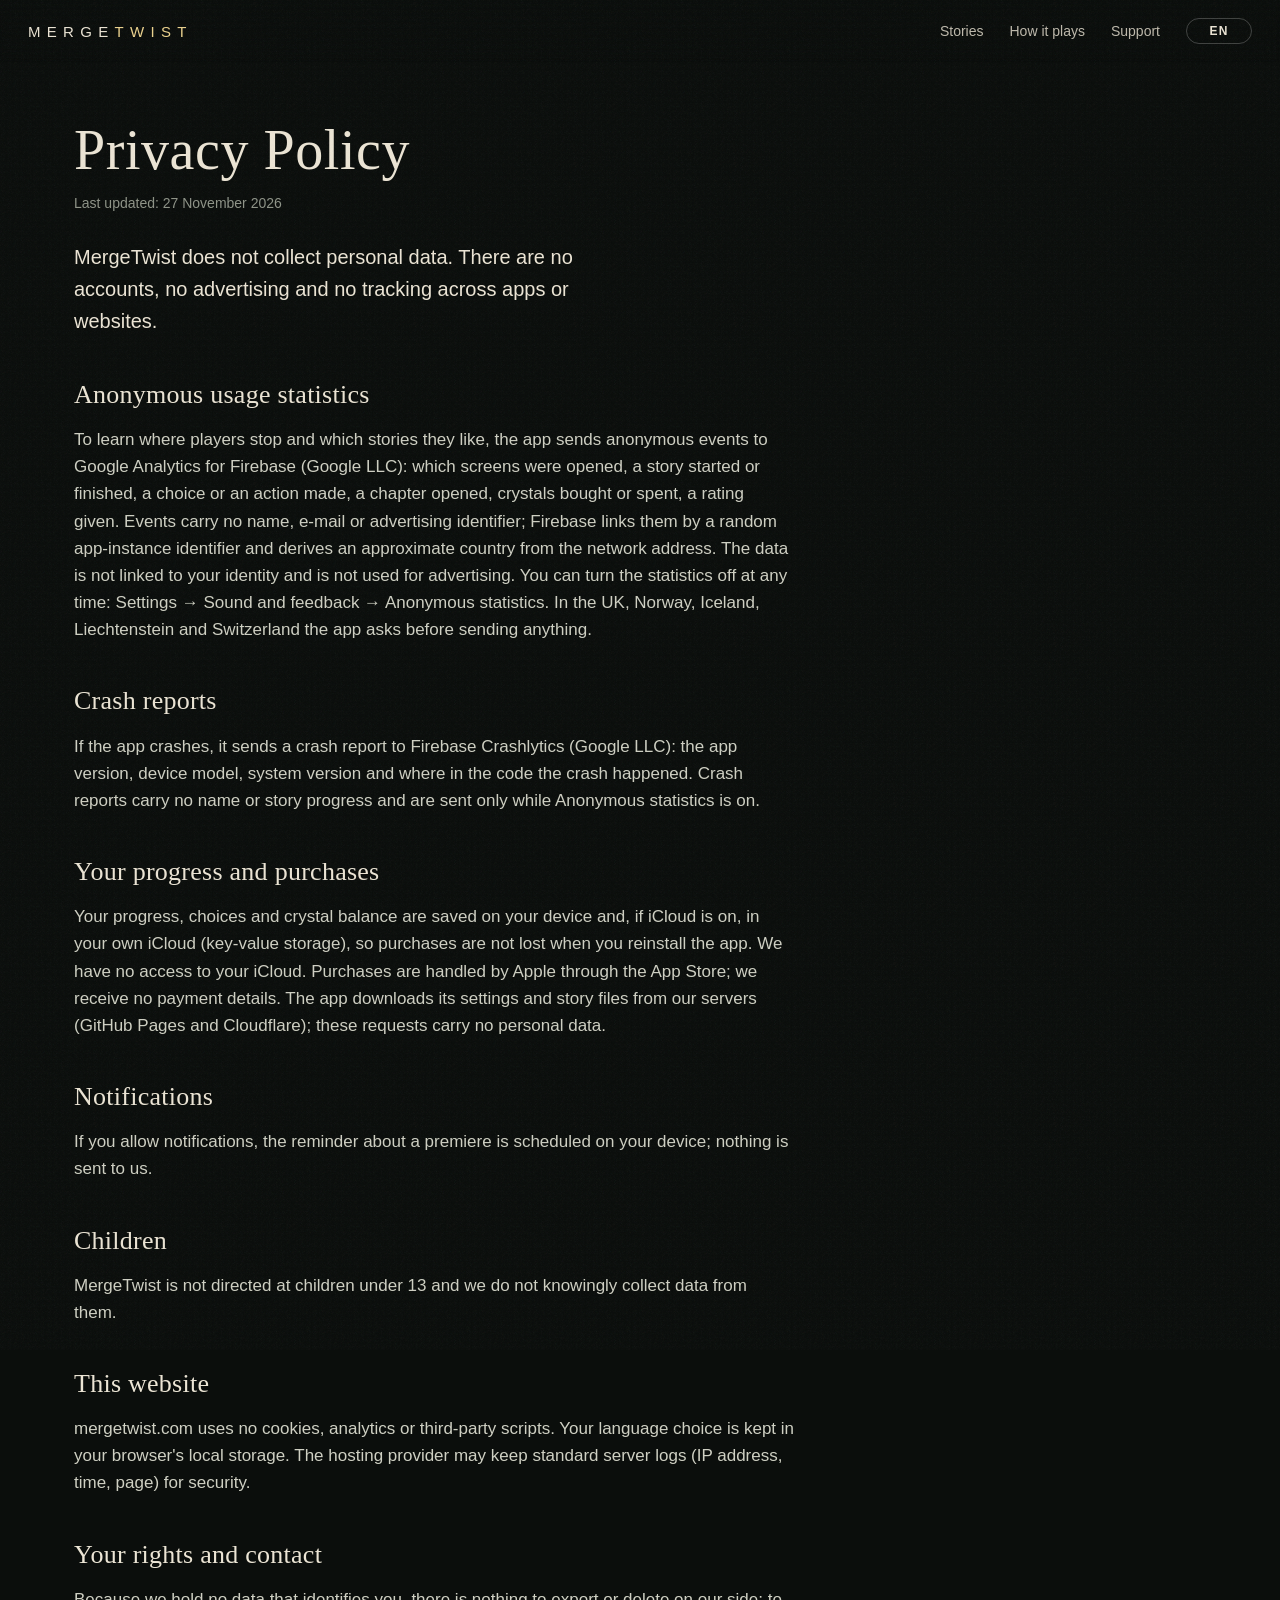
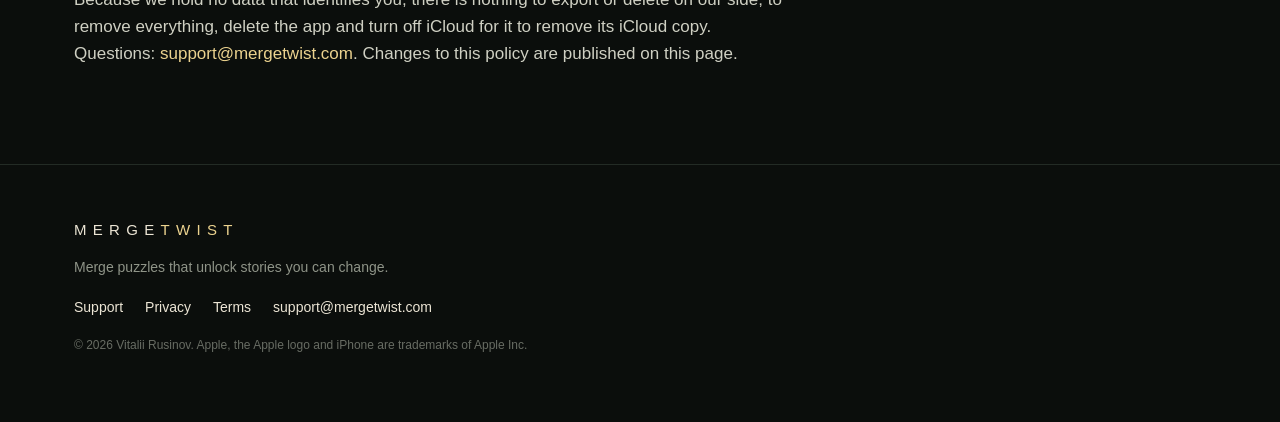
<file: privacy.html>
<!doctype html>
<html lang="en"><head><meta charset="utf-8"><meta name="viewport" content="width=device-width,initial-scale=1,viewport-fit=cover">
<title>MergeTwist — Privacy Policy</title><meta name="description" content="MergeTwist privacy policy: no accounts, no ads, no tracking; anonymous statistics you can turn off."><meta name="theme-color" content="#0b0e0c">
<meta property="og:title" content="MergeTwist — Privacy Policy"><meta property="og:description" content="MergeTwist privacy policy: no accounts, no ads, no tracking; anonymous statistics you can turn off."><meta property="og:image" content="https://mergetwist.com/assets/og.jpg">
<meta name="twitter:card" content="summary_large_image"><link rel="icon" href="assets/favicon.png"><link rel="apple-touch-icon" href="assets/icon.png">
<link rel="stylesheet" href="site.css">
<script>try{var l=localStorage.getItem('lang')||(navigator.language||'').slice(0,2);if(['ru','ja','ko'].indexOf(l)>=0)document.documentElement.lang=l}catch(e){}</script>
</head><body class="doc">
<header class="top"><a class="logo" href="index.html" aria-label="MergeTwist">MERGE<b>TWIST</b></a>
<nav><a href="index.html#stories"><span class="en">Stories</span><span class="ru">Истории</span><span class="ja">ストーリー</span><span class="ko">스토리</span></a><a href="index.html#play"><span class="en">How it plays</span><span class="ru">Как играть</span><span class="ja">遊び方</span><span class="ko">플레이 방법</span></a><a href="support.html"><span class="en">Support</span><span class="ru">Поддержка</span><span class="ja">サポート</span><span class="ko">지원</span></a>
<select class="lang" aria-label="Language"><option value="en">EN</option><option value="ja">日本語</option><option value="ko">한국어</option><option value="ru">RU</option></select></nav></header>
<main class="wrap docs"><article class="en">
<h1>Privacy Policy</h1><p class="date">Last updated: 27 November 2026</p>
<p class="lead">MergeTwist does not collect personal data. There are no accounts, no advertising and no tracking across apps or websites.</p>
<h2>Anonymous usage statistics</h2><p>To learn where players stop and which stories they like, the app sends anonymous events to Google Analytics for Firebase (Google LLC): which screens were opened, a story started or finished, a choice or an action made, a chapter opened, crystals bought or spent, a rating given. Events carry no name, e-mail or advertising identifier; Firebase links them by a random app-instance identifier and derives an approximate country from the network address. The data is not linked to your identity and is not used for advertising. You can turn the statistics off at any time: Settings → Sound and feedback → Anonymous statistics. In the UK, Norway, Iceland, Liechtenstein and Switzerland the app asks before sending anything.</p>
<h2>Crash reports</h2><p>If the app crashes, it sends a crash report to Firebase Crashlytics (Google LLC): the app version, device model, system version and where in the code the crash happened. Crash reports carry no name or story progress and are sent only while Anonymous statistics is on.</p>
<h2>Your progress and purchases</h2><p>Your progress, choices and crystal balance are saved on your device and, if iCloud is on, in your own iCloud (key-value storage), so purchases are not lost when you reinstall the app. We have no access to your iCloud. Purchases are handled by Apple through the App Store; we receive no payment details. The app downloads its settings and story files from our servers (GitHub Pages and Cloudflare); these requests carry no personal data.</p>
<h2>Notifications</h2><p>If you allow notifications, the reminder about a premiere is scheduled on your device; nothing is sent to us.</p>
<h2>Children</h2><p>MergeTwist is not directed at children under 13 and we do not knowingly collect data from them.</p>
<h2>This website</h2><p>mergetwist.com uses no cookies, analytics or third-party scripts. Your language choice is kept in your browser's local storage. The hosting provider may keep standard server logs (IP address, time, page) for security.</p>
<h2>Your rights and contact</h2><p>Because we hold no data that identifies you, there is nothing to export or delete on our side; to remove everything, delete the app and turn off iCloud for it to remove its iCloud copy. Questions: <a href="mailto:support@mergetwist.com">support@mergetwist.com</a>. Changes to this policy are published on this page.</p></article><article class="ru">
<h1>Политика конфиденциальности</h1><p class="date">Обновлено: 27 ноября 2026</p>
<p class="lead">MergeTwist не собирает персональные данные. В игре нет аккаунтов, рекламы и отслеживания между приложениями и сайтами.</p>
<h2>Анонимная статистика</h2><p>Чтобы понимать, где игроки бросают историю и какие истории им нравятся, приложение отправляет анонимные события в Google Analytics for Firebase (Google LLC): какие экраны открыты, начата или пройдена история, сделан выбор или действие, открыта глава, куплены или потрачены кристаллы, поставлена оценка. В событиях нет имени, почты и рекламного идентификатора; Firebase связывает их случайным идентификатором установки и определяет примерную страну по сетевому адресу. Данные не связаны с вашей личностью и не используются для рекламы. Статистику можно выключить в любой момент: Настройки → «Звук и отклик» → «Анонимная статистика». В Великобритании, Норвегии, Исландии, Лихтенштейне и Швейцарии приложение сначала спрашивает разрешение.</p>
<h2>Отчёты о сбоях</h2><p>Если приложение упадёт, оно отправит отчёт в Firebase Crashlytics (Google LLC): версию приложения, модель устройства, версию системы и место в коде, где случился сбой. В отчётах нет имени и прогресса историй; они отправляются, только пока включена анонимная статистика.</p>
<h2>Прогресс и покупки</h2><p>Прогресс, выборы и баланс кристаллов хранятся на устройстве и, если включён iCloud, в вашем iCloud (хранилище «ключ — значение»), поэтому покупки не теряются при переустановке. У нас нет доступа к вашему iCloud. Покупки проводит Apple через App Store; платёжных данных мы не получаем. Приложение загружает настройки и файлы историй с наших серверов (GitHub Pages и Cloudflare); в этих запросах нет персональных данных.</p>
<h2>Уведомления</h2><p>Если вы разрешите уведомления, напоминание о премьере ставится на самом устройстве; нам ничего не отправляется.</p>
<h2>Дети</h2><p>MergeTwist не предназначен для детей младше 13 лет, и мы сознательно не собираем их данные.</p>
<h2>Этот сайт</h2><p>mergetwist.com не использует cookie, аналитику и сторонние скрипты. Выбранный язык хранится в локальном хранилище браузера. Хостинг может вести обычные журналы сервера (IP-адрес, время, страница) для безопасности.</p>
<h2>Ваши права и связь</h2><p>Мы не храним данных, по которым вас можно узнать, поэтому выгружать или удалять на нашей стороне нечего; чтобы удалить всё, удалите приложение и выключите для него iCloud — это удалит и копию в iCloud. Вопросы: <a href="mailto:support@mergetwist.com">support@mergetwist.com</a>. Изменения политики публикуются на этой странице.</p></article><article class="ja">
<h1>プライバシーポリシー</h1><p class="date">最終更新日：2026年11月27日</p>
<p class="lead">MergeTwistは個人データを収集しません。アカウント、広告、アプリやウェブサイトをまたぐトラッキングはありません。</p>
<h2>匿名の利用統計</h2><p>プレイヤーがどこで止まるか、どの物語が好まれるかを知るため、アプリは匿名のイベントをGoogle Analytics for Firebase（Google LLC）に送ります。開いた画面、物語の開始や終了、選択や操作、ひらいた章、クリスタルの購入や使用、つけた評価などです。イベントに名前、メールアドレス、広告IDは含まれません。Firebaseはランダムなアプリインスタンスの識別子でイベントを結びつけ、ネットワークアドレスからおおよその国を推定します。データはあなた個人と結びつけられず、広告には使われません。統計はいつでもゲームの設定 → 匿名の統計でオフにできます。英国、ノルウェー、アイスランド、リヒテンシュタイン、スイスでは、送信の前にアプリが確認します。</p>
<h2>クラッシュレポート</h2><p>アプリがクラッシュすると、Firebase Crashlytics（Google LLC）にクラッシュレポートを送ります。内容はアプリのバージョン、端末の機種、システムのバージョン、クラッシュしたコードの場所です。名前や物語の進行状況は含まれず、匿名の統計がオンのときだけ送られます。</p>
<h2>進行状況と購入</h2><p>進行状況、選択、クリスタルの残高は端末に、iCloudがオンならあなたのiCloud（キー値ストレージ）にも保存されるので、再インストールしても購入は失われません。私たちはあなたのiCloudにアクセスできません。購入はApp Storeを通じてAppleが処理し、私たちが支払い情報を受け取ることはありません。アプリは設定と物語のファイルを私たちのサーバー（GitHub PagesとCloudflare）からダウンロードしますが、これらのリクエストに個人データは含まれません。</p>
<h2>通知</h2><p>通知を許可すると、公開日のリマインダーは端末上で予約されます。私たちには何も送られません。</p>
<h2>子ども</h2><p>MergeTwistは13歳未満の子どもを対象としておらず、子どものデータを意図的に収集することはありません。</p>
<h2>このウェブサイト</h2><p>mergetwist.comはCookie、アナリティクス、第三者のスクリプトを使いません。選んだ言語はブラウザのローカルストレージに保存されます。ホスティング事業者はセキュリティのため、一般的なサーバーログ（IPアドレス、時刻、ページ）を保持することがあります。</p>
<h2>あなたの権利とお問い合わせ</h2><p>あなたを特定できるデータを保持していないため、私たちの側で書き出したり削除したりするものはありません。すべてを削除するには、アプリを削除し、iCloudのコピーも消すためにアプリのiCloudをオフにしてください。お問い合わせ：<a href="mailto:support@mergetwist.com">support@mergetwist.com</a>。このポリシーの変更はこのページで公開します。</p></article><article class="ko">
<h1>개인정보 처리방침</h1><p class="date">최종 업데이트: 2026년 11월 27일</p>
<p class="lead">MergeTwist는 개인정보를 수집하지 않아요. 계정, 광고, 앱과 웹사이트를 넘나드는 추적이 없어요.</p>
<h2>익명 이용 통계</h2><p>플레이어가 어디서 멈추는지, 어떤 이야기를 좋아하는지 알기 위해 앱은 익명 이벤트를 Google Analytics for Firebase(Google LLC)로 보내요. 연 화면, 이야기의 시작과 끝, 선택과 행동, 연 챕터, 크리스탈 구매와 사용, 남긴 평가 등이에요. 이벤트에는 이름, 이메일, 광고 식별자가 없어요. Firebase는 무작위 앱 인스턴스 식별자로 이벤트를 연결하고 네트워크 주소로 대략적인 국가를 추정해요. 데이터는 사용자 신원과 연결되지 않고 광고에 쓰이지 않아요. 통계는 언제든 게임 설정 → 익명 통계에서 끌 수 있어요. 영국, 노르웨이, 아이슬란드, 리히텐슈타인, 스위스에서는 보내기 전에 앱이 먼저 물어봐요.</p>
<h2>충돌 보고서</h2><p>앱이 충돌하면 Firebase Crashlytics(Google LLC)로 충돌 보고서를 보내요. 앱 버전, 기기 모델, 시스템 버전, 충돌한 코드 위치가 담겨요. 이름이나 이야기 진행 상황은 없고, 익명 통계가 켜져 있을 때만 보내요.</p>
<h2>진행 상황과 구매</h2><p>진행 상황, 선택, 크리스탈 잔액은 기기에, iCloud가 켜져 있으면 사용자의 iCloud(키-값 저장소)에도 저장되어 다시 설치해도 구매가 사라지지 않아요. 저희는 사용자의 iCloud에 접근할 수 없어요. 구매는 App Store를 통해 Apple이 처리하고, 저희는 결제 정보를 받지 않아요. 앱은 설정과 이야기 파일을 저희 서버(GitHub Pages와 Cloudflare)에서 내려받는데, 이 요청에는 개인정보가 없어요.</p>
<h2>알림</h2><p>알림을 허용하면 공개일 알림은 기기에서 예약돼요. 저희에게는 아무것도 보내지 않아요.</p>
<h2>어린이</h2><p>MergeTwist는 13세 미만 어린이를 대상으로 하지 않으며, 어린이의 데이터를 알면서 수집하지 않아요.</p>
<h2>이 웹사이트</h2><p>mergetwist.com은 쿠키, 분석 도구, 제3자 스크립트를 쓰지 않아요. 고른 언어는 브라우저의 로컬 저장소에 보관돼요. 호스팅 업체는 보안을 위해 일반적인 서버 로그(IP 주소, 시간, 페이지)를 보관할 수 있어요.</p>
<h2>사용자의 권리와 문의</h2><p>사용자를 식별할 수 있는 데이터를 갖고 있지 않으므로 저희 쪽에서 내보내거나 지울 것이 없어요. 모두 지우려면 앱을 삭제하고, iCloud 사본도 지우도록 앱의 iCloud를 끄세요. 문의: <a href="mailto:support@mergetwist.com">support@mergetwist.com</a>. 이 방침의 변경 사항은 이 페이지에 게시해요.</p></article></main><footer class="foot"><div class="wrap"><a class="logo" href="index.html">MERGE<b>TWIST</b></a>
<p><span class="en">Merge puzzles that unlock stories you can change.</span><span class="ru">Merge-головоломки, которые открывают истории, — а финал меняешь ты.</span><span class="ja">マージパズルで、結末を変えられる物語をひらく。</span><span class="ko">머지 퍼즐로 결말을 바꿀 수 있는 이야기를 연다.</span></p><nav><a href="support.html"><span class="en">Support</span><span class="ru">Поддержка</span><span class="ja">サポート</span><span class="ko">지원</span></a><a href="privacy.html"><span class="en">Privacy</span><span class="ru">Конфиденциальность</span><span class="ja">プライバシー</span><span class="ko">개인정보</span></a><a href="terms.html"><span class="en">Terms</span><span class="ru">Условия</span><span class="ja">利用規約</span><span class="ko">이용약관</span></a><a href="mailto:support@mergetwist.com">support@mergetwist.com</a></nav>
<p class="fine">© 2026 Vitalii Rusinov. <span class="en">Apple, the Apple logo and iPhone are trademarks of Apple Inc.</span><span class="ru">Apple, логотип Apple и iPhone — товарные знаки Apple Inc.</span><span class="ja">Apple、Appleロゴ、iPhoneはApple Inc.の商標です。</span><span class="ko">Apple, Apple 로고 및 iPhone은 Apple Inc.의 상표입니다.</span></p></div></footer>
<script src="site.js"></script></body></html>
</file>
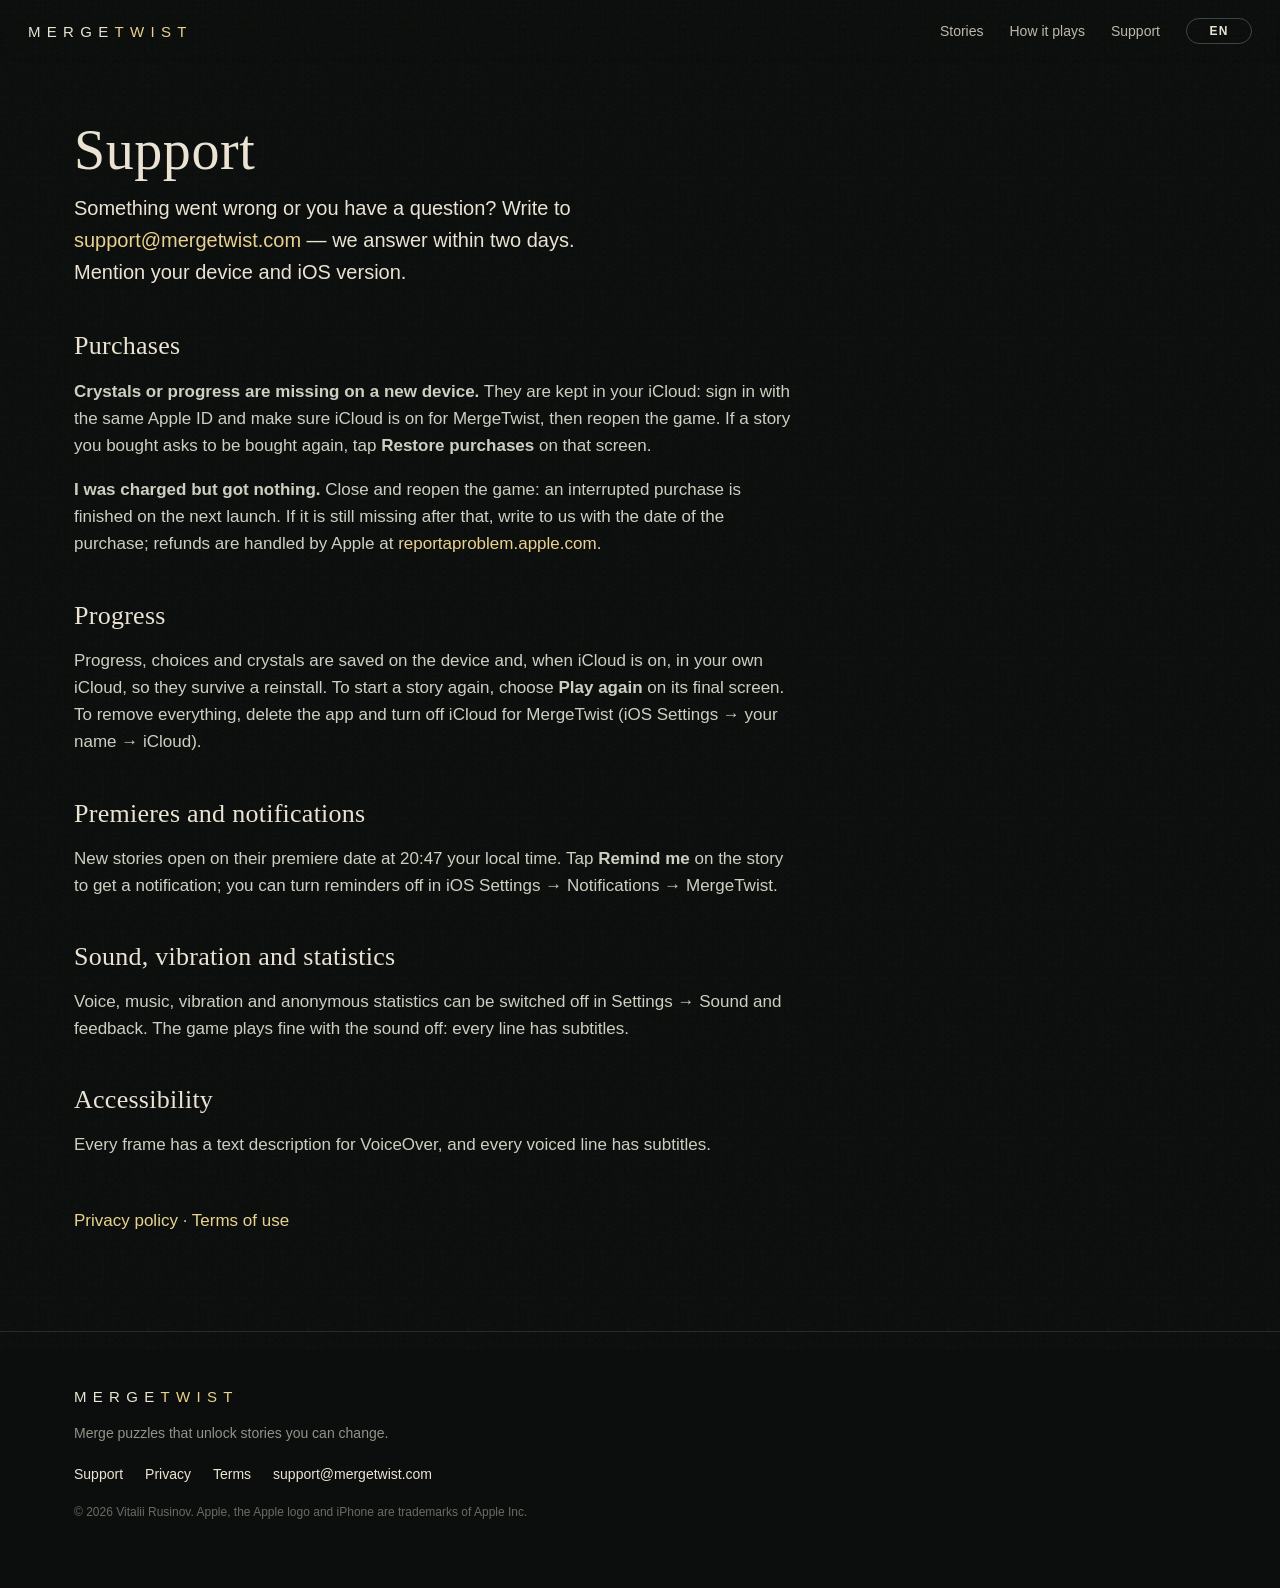
<file: support.html>
<!doctype html>
<html lang="en"><head><meta charset="utf-8"><meta name="viewport" content="width=device-width,initial-scale=1,viewport-fit=cover">
<title>MergeTwist — Support</title><meta name="description" content="MergeTwist help: purchases, progress, notifications, statistics and contact."><meta name="theme-color" content="#0b0e0c">
<meta property="og:title" content="MergeTwist — Support"><meta property="og:description" content="MergeTwist help: purchases, progress, notifications, statistics and contact."><meta property="og:image" content="https://mergetwist.com/assets/og.jpg">
<meta name="twitter:card" content="summary_large_image"><link rel="icon" href="assets/favicon.png"><link rel="apple-touch-icon" href="assets/icon.png">
<link rel="stylesheet" href="site.css">
<script>try{var l=localStorage.getItem('lang')||(navigator.language||'').slice(0,2);if(['ru','ja','ko'].indexOf(l)>=0)document.documentElement.lang=l}catch(e){}</script>
</head><body class="doc">
<header class="top"><a class="logo" href="index.html" aria-label="MergeTwist">MERGE<b>TWIST</b></a>
<nav><a href="index.html#stories"><span class="en">Stories</span><span class="ru">Истории</span><span class="ja">ストーリー</span><span class="ko">스토리</span></a><a href="index.html#play"><span class="en">How it plays</span><span class="ru">Как играть</span><span class="ja">遊び方</span><span class="ko">플레이 방법</span></a><a href="support.html"><span class="en">Support</span><span class="ru">Поддержка</span><span class="ja">サポート</span><span class="ko">지원</span></a>
<select class="lang" aria-label="Language"><option value="en">EN</option><option value="ja">日本語</option><option value="ko">한국어</option><option value="ru">RU</option></select></nav></header>
<main class="wrap docs"><article class="en">
<h1>Support</h1><p class="lead">Something went wrong or you have a question? Write to <a href="mailto:support@mergetwist.com">support@mergetwist.com</a> — we answer within two days. Mention your device and iOS version.</p>
<h2>Purchases</h2><p><b>Crystals or progress are missing on a new device.</b> They are kept in your iCloud: sign in with the same Apple ID and make sure iCloud is on for MergeTwist, then reopen the game. If a story you bought asks to be bought again, tap <b>Restore purchases</b> on that screen.</p>
<p><b>I was charged but got nothing.</b> Close and reopen the game: an interrupted purchase is finished on the next launch. If it is still missing after that, write to us with the date of the purchase; refunds are handled by Apple at <a href="https://reportaproblem.apple.com">reportaproblem.apple.com</a>.</p>
<h2>Progress</h2><p>Progress, choices and crystals are saved on the device and, when iCloud is on, in your own iCloud, so they survive a reinstall. To start a story again, choose <b>Play again</b> on its final screen. To remove everything, delete the app and turn off iCloud for MergeTwist (iOS Settings → your name → iCloud).</p>
<h2>Premieres and notifications</h2><p>New stories open on their premiere date at 20:47 your local time. Tap <b>Remind me</b> on the story to get a notification; you can turn reminders off in iOS Settings → Notifications → MergeTwist.</p>
<h2>Sound, vibration and statistics</h2><p>Voice, music, vibration and anonymous statistics can be switched off in Settings → Sound and feedback. The game plays fine with the sound off: every line has subtitles.</p>
<h2>Accessibility</h2><p>Every frame has a text description for VoiceOver, and every voiced line has subtitles.</p>
<p class="links"><a href="privacy.html">Privacy policy</a> · <a href="terms.html">Terms of use</a></p></article><article class="ru">
<h1>Поддержка</h1><p class="lead">Что-то пошло не так или есть вопрос? Напишите на <a href="mailto:support@mergetwist.com">support@mergetwist.com</a> — отвечаем в течение двух дней. Укажите устройство и версию iOS.</p>
<h2>Покупки</h2><p><b>На новом устройстве нет кристаллов или прогресса.</b> Они хранятся в вашем iCloud: войдите с тем же Apple ID и проверьте, что iCloud для MergeTwist включён, затем снова откройте игру. Если купленная история снова просит покупку, нажмите на этом экране <b>«Восстановить покупки»</b>.</p>
<p><b>Деньги списались, а покупки нет.</b> Закройте и снова откройте игру: прерванная покупка завершается при следующем запуске. Если её всё ещё нет, напишите нам с датой покупки; возвраты оформляет Apple на <a href="https://reportaproblem.apple.com">reportaproblem.apple.com</a>.</p>
<h2>Прогресс</h2><p>Прогресс, выборы и кристаллы хранятся на устройстве и, если включён iCloud, в вашем iCloud — после переустановки они вернутся. Чтобы пройти историю заново, нажмите <b>«Сыграть снова»</b> на её финальном экране. Чтобы удалить всё, удалите приложение и выключите для MergeTwist iCloud (Настройки iOS → ваше имя → iCloud).</p>
<h2>Премьеры и уведомления</h2><p>Новые истории открываются в день премьеры в 20:47 по местному времени. Нажмите <b>«Напомнить»</b> у истории, чтобы получить уведомление; выключить напоминания можно в Настройках iOS → Уведомления → MergeTwist.</p>
<h2>Звук, вибрация и статистика</h2><p>Голос, музыку, вибрацию и анонимную статистику можно выключить: Настройки → «Звук и отклик». Без звука играть можно: у каждой реплики есть субтитры.</p>
<h2>Доступность</h2><p>У каждого кадра есть текстовое описание для VoiceOver, у каждой реплики — субтитры.</p>
<p class="links"><a href="privacy.html">Политика конфиденциальности</a> · <a href="terms.html">Условия использования</a></p></article><article class="ja">
<h1>サポート</h1><p class="lead">うまくいかないことや質問があれば <a href="mailto:support@mergetwist.com">support@mergetwist.com</a> までご連絡ください。2日以内にお返事します。端末とiOSのバージョンも書き添えてください。</p>
<h2>購入</h2><p><b>新しい端末でクリスタルや進行状況が見当たらない。</b> データはあなたのiCloudに保存されています。同じApple IDでサインインし、MergeTwistのiCloudがオンになっていることを確認してから、ゲームを開き直してください。購入済みの物語でもう一度購入を求められたら、その画面で<b>購入を復元</b>をタップしてください。</p>
<p><b>課金されたのに何も届かない。</b> ゲームを閉じて開き直してください。中断された購入は次の起動時に完了します。それでも届かない場合は、購入日を添えてご連絡ください。返金はAppleが <a href="https://reportaproblem.apple.com">reportaproblem.apple.com</a> で対応します。</p>
<h2>進行状況</h2><p>進行状況、選択、クリスタルは端末に、iCloudがオンならあなたのiCloudにも保存されるので、再インストールしても消えません。物語を最初から遊ぶには、エンディング画面で<b>もう一度プレイ</b>を選びます。すべて削除するには、アプリを削除し、MergeTwistのiCloudをオフにしてください（iOSの設定 → ユーザ名 → iCloud）。</p>
<h2>公開日と通知</h2><p>新しい物語は公開日の現地時間20:47にひらきます。物語の<b>リマインド</b>をタップすると通知が届きます。通知はiOSの設定 → 通知 → MergeTwistでオフにできます。</p>
<h2>サウンド、振動、統計</h2><p>ボイス、音楽、振動、匿名の統計はゲームの設定でオフにできます。音を消しても問題なく遊べます。すべてのセリフに字幕があります。</p>
<h2>アクセシビリティ</h2><p>すべての場面にVoiceOver用の説明があり、ボイスのあるセリフにはすべて字幕があります。</p>
<p class="links"><a href="privacy.html">プライバシーポリシー</a> · <a href="terms.html">利用規約</a></p></article><article class="ko">
<h1>지원</h1><p class="lead">문제가 있거나 궁금한 점이 있으면 <a href="mailto:support@mergetwist.com">support@mergetwist.com</a>로 연락해 주세요. 이틀 안에 답장드려요. 기기와 iOS 버전을 함께 적어 주세요.</p>
<h2>구매</h2><p><b>새 기기에서 크리스탈이나 진행 상황이 보이지 않아요.</b> 데이터는 사용자의 iCloud에 저장돼요. 같은 Apple ID로 로그인하고 MergeTwist의 iCloud가 켜져 있는지 확인한 뒤 게임을 다시 열어 주세요. 이미 산 이야기를 다시 사라고 하면 그 화면에서 <b>구매 복원</b>을 탭하세요.</p>
<p><b>결제됐는데 아무것도 받지 못했어요.</b> 게임을 닫았다가 다시 열어 주세요. 중단된 구매는 다음 실행 때 완료돼요. 그래도 없으면 구매 날짜와 함께 연락해 주세요. 환불은 Apple이 <a href="https://reportaproblem.apple.com">reportaproblem.apple.com</a>에서 처리해요.</p>
<h2>진행 상황</h2><p>진행 상황, 선택, 크리스탈은 기기에, iCloud가 켜져 있으면 사용자의 iCloud에도 저장되어 다시 설치해도 남아 있어요. 이야기를 처음부터 하려면 엔딩 화면에서 <b>다시 플레이</b>를 고르세요. 모두 지우려면 앱을 삭제하고 MergeTwist의 iCloud를 끄세요(iOS 설정 → 사용자 이름 → iCloud).</p>
<h2>공개일과 알림</h2><p>새 이야기는 공개일 현지 시간 20:47에 열려요. 이야기에서 <b>알림 받기</b>를 탭하면 알림이 와요. 알림은 iOS 설정 → 알림 → MergeTwist에서 끌 수 있어요.</p>
<h2>사운드, 진동, 통계</h2><p>음성, 음악, 진동, 익명 통계는 게임 설정에서 끌 수 있어요. 소리를 꺼도 잘 플레이돼요. 모든 대사에 자막이 있어요.</p>
<h2>접근성</h2><p>모든 장면에 VoiceOver용 설명이 있고, 음성이 있는 대사에는 모두 자막이 있어요.</p>
<p class="links"><a href="privacy.html">개인정보 처리방침</a> · <a href="terms.html">이용약관</a></p></article></main><footer class="foot"><div class="wrap"><a class="logo" href="index.html">MERGE<b>TWIST</b></a>
<p><span class="en">Merge puzzles that unlock stories you can change.</span><span class="ru">Merge-головоломки, которые открывают истории, — а финал меняешь ты.</span><span class="ja">マージパズルで、結末を変えられる物語をひらく。</span><span class="ko">머지 퍼즐로 결말을 바꿀 수 있는 이야기를 연다.</span></p><nav><a href="support.html"><span class="en">Support</span><span class="ru">Поддержка</span><span class="ja">サポート</span><span class="ko">지원</span></a><a href="privacy.html"><span class="en">Privacy</span><span class="ru">Конфиденциальность</span><span class="ja">プライバシー</span><span class="ko">개인정보</span></a><a href="terms.html"><span class="en">Terms</span><span class="ru">Условия</span><span class="ja">利用規約</span><span class="ko">이용약관</span></a><a href="mailto:support@mergetwist.com">support@mergetwist.com</a></nav>
<p class="fine">© 2026 Vitalii Rusinov. <span class="en">Apple, the Apple logo and iPhone are trademarks of Apple Inc.</span><span class="ru">Apple, логотип Apple и iPhone — товарные знаки Apple Inc.</span><span class="ja">Apple、Appleロゴ、iPhoneはApple Inc.の商標です。</span><span class="ko">Apple, Apple 로고 및 iPhone은 Apple Inc.의 상표입니다.</span></p></div></footer>
<script src="site.js"></script></body></html>
</file>
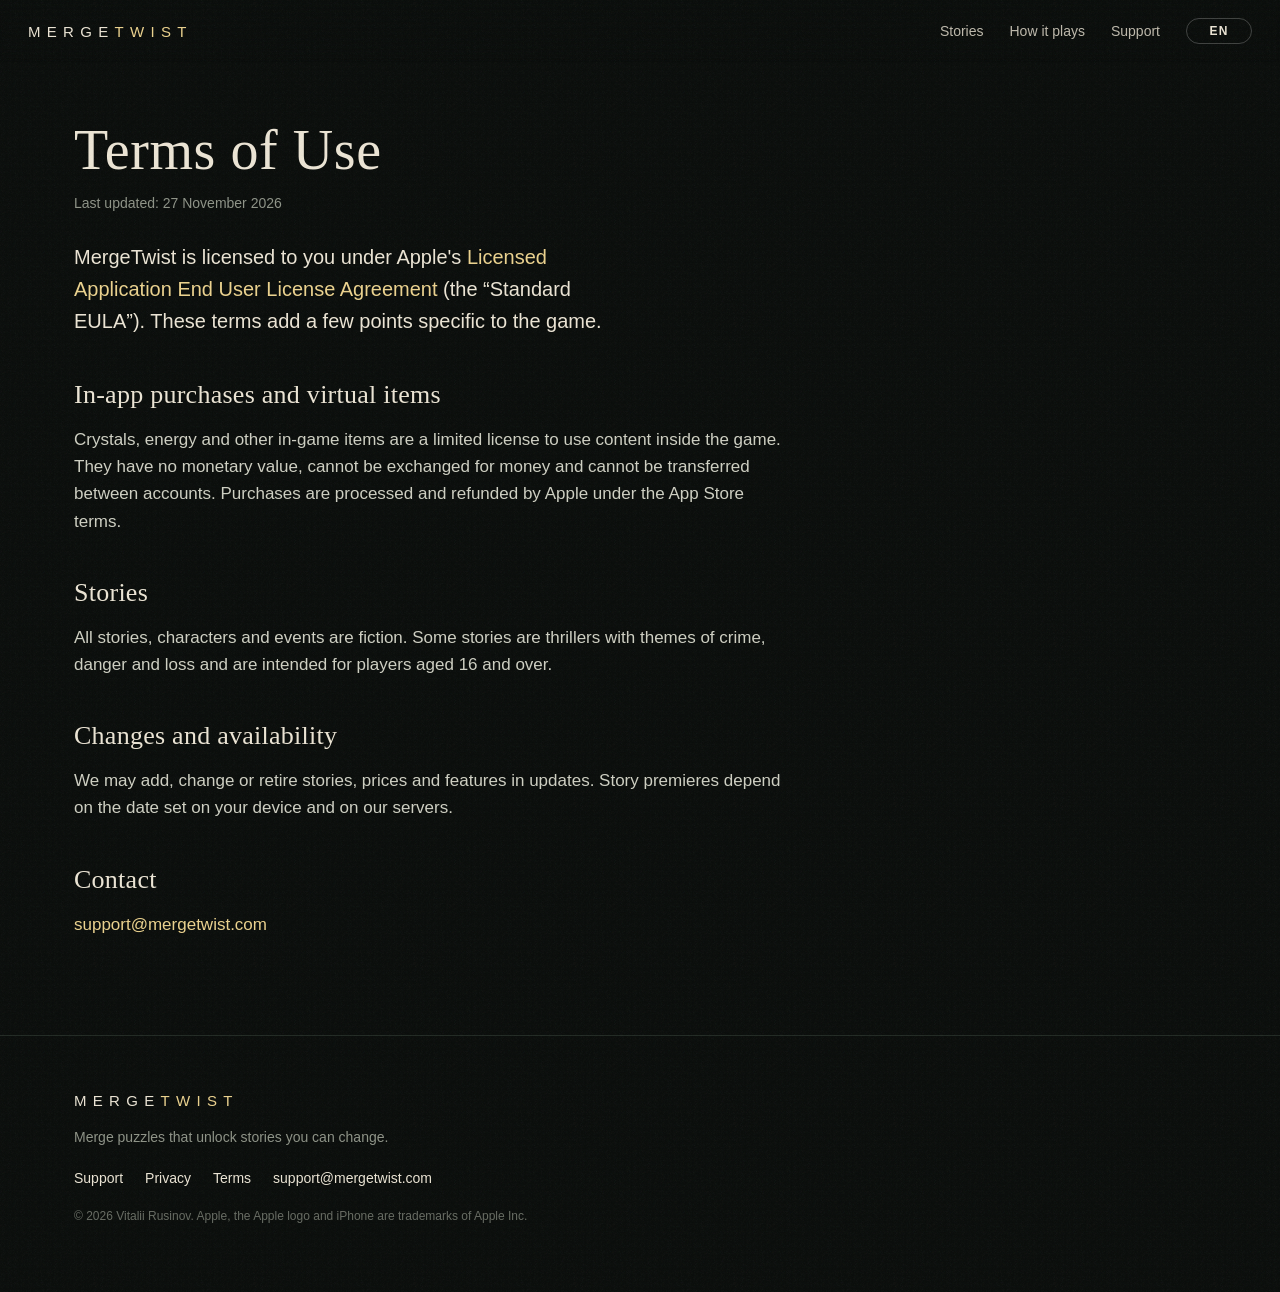
<file: terms.html>
<!doctype html>
<html lang="en"><head><meta charset="utf-8"><meta name="viewport" content="width=device-width,initial-scale=1,viewport-fit=cover">
<title>MergeTwist — Terms of Use</title><meta name="description" content="MergeTwist terms of use: Apple Standard EULA, in-app purchases and virtual items."><meta name="theme-color" content="#0b0e0c">
<meta property="og:title" content="MergeTwist — Terms of Use"><meta property="og:description" content="MergeTwist terms of use: Apple Standard EULA, in-app purchases and virtual items."><meta property="og:image" content="https://mergetwist.com/assets/og.jpg">
<meta name="twitter:card" content="summary_large_image"><link rel="icon" href="assets/favicon.png"><link rel="apple-touch-icon" href="assets/icon.png">
<link rel="stylesheet" href="site.css">
<script>try{var l=localStorage.getItem('lang')||(navigator.language||'').slice(0,2);if(['ru','ja','ko'].indexOf(l)>=0)document.documentElement.lang=l}catch(e){}</script>
</head><body class="doc">
<header class="top"><a class="logo" href="index.html" aria-label="MergeTwist">MERGE<b>TWIST</b></a>
<nav><a href="index.html#stories"><span class="en">Stories</span><span class="ru">Истории</span><span class="ja">ストーリー</span><span class="ko">스토리</span></a><a href="index.html#play"><span class="en">How it plays</span><span class="ru">Как играть</span><span class="ja">遊び方</span><span class="ko">플레이 방법</span></a><a href="support.html"><span class="en">Support</span><span class="ru">Поддержка</span><span class="ja">サポート</span><span class="ko">지원</span></a>
<select class="lang" aria-label="Language"><option value="en">EN</option><option value="ja">日本語</option><option value="ko">한국어</option><option value="ru">RU</option></select></nav></header>
<main class="wrap docs"><article class="en">
<h1>Terms of Use</h1><p class="date">Last updated: 27 November 2026</p>
<p class="lead">MergeTwist is licensed to you under Apple's <a href="https://www.apple.com/legal/internet-services/itunes/dev/stdeula/">Licensed Application End User License Agreement</a> (the “Standard EULA”). These terms add a few points specific to the game.</p>
<h2>In-app purchases and virtual items</h2><p>Crystals, energy and other in-game items are a limited license to use content inside the game. They have no monetary value, cannot be exchanged for money and cannot be transferred between accounts. Purchases are processed and refunded by Apple under the App Store terms.</p>
<h2>Stories</h2><p>All stories, characters and events are fiction. Some stories are thrillers with themes of crime, danger and loss and are intended for players aged 16 and over.</p>
<h2>Changes and availability</h2><p>We may add, change or retire stories, prices and features in updates. Story premieres depend on the date set on your device and on our servers.</p>
<h2>Contact</h2><p><a href="mailto:support@mergetwist.com">support@mergetwist.com</a></p></article><article class="ru">
<h1>Условия использования</h1><p class="date">Обновлено: 27 ноября 2026</p>
<p class="lead">MergeTwist предоставляется по стандартному лицензионному соглашению Apple — <a href="https://www.apple.com/legal/internet-services/itunes/dev/stdeula/">Licensed Application End User License Agreement</a> («Standard EULA»). Эти условия добавляют несколько пунктов, касающихся игры.</p>
<h2>Покупки и виртуальные предметы</h2><p>Кристаллы, энергия и другие предметы — ограниченная лицензия на использование контента внутри игры. У них нет денежной стоимости, их нельзя обменять на деньги или передать другому аккаунту. Покупки проводит и возвращает Apple по правилам App Store.</p>
<h2>Истории</h2><p>Все истории, персонажи и события вымышлены. Часть историй — триллеры с темами преступления, опасности и утраты; они предназначены для игроков от 16 лет.</p>
<h2>Изменения и доступность</h2><p>В обновлениях мы можем добавлять, менять и убирать истории, цены и функции. Премьеры историй зависят от даты на устройстве и на наших серверах.</p>
<h2>Связь</h2><p><a href="mailto:support@mergetwist.com">support@mergetwist.com</a></p></article><article class="ja">
<h1>利用規約</h1><p class="date">最終更新日：2026年11月27日</p>
<p class="lead">MergeTwistは、Appleの<a href="https://www.apple.com/legal/internet-services/itunes/dev/stdeula/">Licensed Application End User License Agreement</a>（「標準EULA」）に基づいてあなたに使用許諾されます。この規約は、ゲームに固有のいくつかの点を補足するものです。</p>
<h2>アプリ内課金とバーチャルアイテム</h2><p>クリスタル、エネルギー、その他のゲーム内アイテムは、ゲーム内のコンテンツを使うための限定的なライセンスです。金銭的価値はなく、お金と交換したり、アカウント間で移したりすることはできません。購入と返金はApp Storeの規約に従ってAppleが処理します。</p>
<h2>ストーリー</h2><p>すべての物語、登場人物、出来事はフィクションです。一部の物語は犯罪、危険、喪失をテーマにしたスリラーで、16歳以上のプレイヤーを対象としています。</p>
<h2>変更と提供</h2><p>アップデートで物語、価格、機能を追加、変更、終了することがあります。物語の公開日は、端末と私たちのサーバーに設定された日付によります。</p>
<h2>お問い合わせ</h2><p><a href="mailto:support@mergetwist.com">support@mergetwist.com</a></p></article><article class="ko">
<h1>이용약관</h1><p class="date">최종 업데이트: 2026년 11월 27일</p>
<p class="lead">MergeTwist는 Apple의 <a href="https://www.apple.com/legal/internet-services/itunes/dev/stdeula/">Licensed Application End User License Agreement</a>(“표준 EULA”)에 따라 사용이 허가돼요. 이 약관은 게임에 관한 몇 가지 사항을 덧붙여요.</p>
<h2>인앱 구매와 가상 아이템</h2><p>크리스탈, 에너지, 기타 게임 내 아이템은 게임 안의 콘텐츠를 쓸 수 있는 제한된 라이선스예요. 금전적 가치가 없고, 돈으로 바꾸거나 다른 계정으로 옮길 수 없어요. 구매와 환불은 App Store 약관에 따라 Apple이 처리해요.</p>
<h2>스토리</h2><p>모든 이야기, 등장인물, 사건은 허구예요. 일부 이야기는 범죄, 위험, 상실을 다루는 스릴러로, 16세 이상 플레이어를 위한 것이에요.</p>
<h2>변경과 제공</h2><p>업데이트에서 이야기, 가격, 기능을 추가하거나 바꾸거나 종료할 수 있어요. 이야기 공개일은 기기와 저희 서버에 설정된 날짜에 따라요.</p>
<h2>문의</h2><p><a href="mailto:support@mergetwist.com">support@mergetwist.com</a></p></article></main><footer class="foot"><div class="wrap"><a class="logo" href="index.html">MERGE<b>TWIST</b></a>
<p><span class="en">Merge puzzles that unlock stories you can change.</span><span class="ru">Merge-головоломки, которые открывают истории, — а финал меняешь ты.</span><span class="ja">マージパズルで、結末を変えられる物語をひらく。</span><span class="ko">머지 퍼즐로 결말을 바꿀 수 있는 이야기를 연다.</span></p><nav><a href="support.html"><span class="en">Support</span><span class="ru">Поддержка</span><span class="ja">サポート</span><span class="ko">지원</span></a><a href="privacy.html"><span class="en">Privacy</span><span class="ru">Конфиденциальность</span><span class="ja">プライバシー</span><span class="ko">개인정보</span></a><a href="terms.html"><span class="en">Terms</span><span class="ru">Условия</span><span class="ja">利用規約</span><span class="ko">이용약관</span></a><a href="mailto:support@mergetwist.com">support@mergetwist.com</a></nav>
<p class="fine">© 2026 Vitalii Rusinov. <span class="en">Apple, the Apple logo and iPhone are trademarks of Apple Inc.</span><span class="ru">Apple, логотип Apple и iPhone — товарные знаки Apple Inc.</span><span class="ja">Apple、Appleロゴ、iPhoneはApple Inc.の商標です。</span><span class="ko">Apple, Apple 로고 및 iPhone은 Apple Inc.의 상표입니다.</span></p></div></footer>
<script src="site.js"></script></body></html>
</file>
<file: site.css>
:root{--bg:#0b0e0c;--bg2:#141a16;--bg3:#1d2620;--ink:#ece5d5;--muted:#8f9488;--line:#232b25;--gold:#c9a24e;--gold-l:#ecd38f;--gold-d:#8c6a2c;
--cel:#6f8b74;--cel-l:#b7c6a6;--cel-d:#2c4034;--red:#9e3b2c;--text:#cfd0c3;
--serif:"PT Serif","Iowan Old Style",ui-serif,Georgia,"Hiragino Mincho ProN",serif;--sans:-apple-system,BlinkMacSystemFont,"SF Pro Text","Helvetica Neue",Arial,sans-serif;color-scheme:dark}
*{box-sizing:border-box}html{scroll-behavior:smooth;-webkit-text-size-adjust:100%}
body{margin:0;background:var(--bg);color:var(--ink);font:17px/1.6 var(--sans);-webkit-font-smoothing:antialiased;overflow-x:hidden}
body::after{content:"";position:fixed;inset:-50%;pointer-events:none;z-index:50;opacity:.06;background-image:url("data:image/svg+xml,%3Csvg xmlns='http://www.w3.org/2000/svg' width='160' height='160'%3E%3Cfilter id='n'%3E%3CfeTurbulence baseFrequency='.85' numOctaves='3' stitchTiles='stitch'/%3E%3C/filter%3E%3Crect width='100%25' height='100%25' filter='url(%23n)'/%3E%3C/svg%3E");animation:grain 1s steps(4) infinite}
@keyframes grain{0%{transform:translate(0,0)}25%{transform:translate(-3%,2%)}50%{transform:translate(2%,-3%)}75%{transform:translate(-2%,-1%)}}
html:not([lang=ru]) .ru,html:not([lang=ja]) .ja,html:not([lang=ko]) .ko,html:is([lang=ru],[lang=ja],[lang=ko]) .en{display:none!important}
/* Японский и корейский: заголовки ровными строками, корейский переносится по словам, японский — без висящих «ー» и знаков. */
html[lang=ja] :is(h1,h2,h3),html[lang=ko] :is(h1,h2,h3){text-wrap:balance}html[lang=ko]{word-break:keep-all}html[lang=ja]{line-break:strict}
a{color:var(--gold-l);text-decoration:none}a:hover{text-decoration:underline}
h1,h2,h3{font-family:var(--serif);font-weight:400;letter-spacing:.01em;line-height:1.08;margin:0}
.wrap{max-width:1180px;margin:0 auto;padding:0 24px}
.eyebrow{font:600 12px/1.4 var(--sans);letter-spacing:.22em;text-transform:uppercase;color:var(--gold);margin:0 0 18px}
.logo{font:500 15px/1 var(--sans);letter-spacing:.42em;color:var(--ink)}.logo b{font-weight:500;color:var(--gold-l)}.logo:hover{text-decoration:none}

/* шапка */
.top{position:fixed;top:0;left:0;right:0;z-index:20;display:flex;align-items:center;justify-content:space-between;padding:18px 28px;padding-top:max(18px,env(safe-area-inset-top));
background:linear-gradient(#0b0e0cd9,#0b0e0c00);backdrop-filter:blur(2px)}
.top nav{display:flex;gap:26px;align-items:center}.top nav a{color:var(--ink);font-size:14px;opacity:.8}.top nav a:hover{opacity:1;text-decoration:none}
.lang{appearance:none;-webkit-appearance:none;background:none;border:1px solid #ffffff38;color:var(--ink);border-radius:20px;padding:5px 12px;font:600 12px var(--sans);letter-spacing:.1em;cursor:pointer;text-align:center}
.lang option{background:#0b0e0c;color:var(--ink)}
.lang:hover{border-color:var(--gold);color:var(--gold)}

/* первый экран */
.hero{position:relative;min-height:100vh;min-height:100svh;display:flex;align-items:center;overflow:hidden}
.hero-bg{position:absolute;inset:-60px;background-size:cover;background-position:center;filter:blur(48px) saturate(1.1) brightness(.42);transform:scale(1.15);transition:background-image 1.2s}
.hero::before{content:"";position:absolute;inset:0;background:radial-gradient(ellipse at 70% 50%,#0000 0,#0b0e0c99 70%),linear-gradient(#0b0e0c00 60%,var(--bg));z-index:1}
.snow{position:absolute;inset:0;width:100%;height:100%;z-index:2;pointer-events:none}
.hero-in{position:relative;z-index:3;width:100%;max-width:1180px;margin:0 auto;padding:110px 24px 60px;display:grid;grid-template-columns:1.1fr .9fr;gap:56px;align-items:center}
.hero h1{font-size:clamp(44px,6.4vw,86px);margin-bottom:26px}
.lead{font-size:clamp(17px,1.5vw,20px);color:var(--text);max-width:560px;margin:0 0 34px}
.cta{display:flex;flex-wrap:wrap;gap:14px;align-items:center}
.store{display:inline-flex;align-items:center;gap:10px;background:var(--cel);color:var(--ink);box-shadow:inset 0 0 0 1px #ecd38f40;border-radius:999px;padding:14px 24px;font-weight:600;font-size:15px}
.store::before{content:"";width:16px;height:19px;background:url("data:image/svg+xml,%3Csvg xmlns='http://www.w3.org/2000/svg' viewBox='0 0 384 512'%3E%3Cpath d='M318.7 268.7c-.2-36.7 16.4-64.4 50-84.8-18.8-26.9-47.2-41.7-84.7-44.6-35.5-2.8-74.3 20.7-88.5 20.7-15 0-49.4-19.7-76.4-19.7C63.3 141.2 4 184.8 4 273.5q0 39.3 14.4 81.2c12.8 36.7 59 126.7 107.2 125.2 25.2-.6 43-17.9 75.8-17.9 31.8 0 48.3 17.9 76.4 17.9 48.6-.7 90.4-82.5 102.6-119.3-65.2-30.7-61.7-90-61.7-91.9zm-56.6-164.2c27.3-32.4 24.8-61.9 24-72.5-24.1 1.4-52 16.4-67.9 34.9-17.5 19.8-27.8 44.3-25.6 71.9 26.1 2 49.9-11.4 69.5-34.3z' fill='%23ece5d5'/%3E%3C/svg%3E") center/contain no-repeat}
.ghost{color:var(--gold-l);border:1px solid #c9a24e80;border-radius:999px;padding:13px 22px;font-size:15px}.ghost:hover{border-color:var(--gold);color:var(--gold);text-decoration:none}
.down{position:absolute;bottom:22px;left:50%;transform:translateX(-50%);z-index:3;color:var(--muted);font-size:22px;animation:bob 2.4s ease-in-out infinite}
@keyframes bob{50%{transform:translate(-50%,8px)}}

/* мини-доска merge на первом экране */
.demo{justify-self:center;width:min(100%,400px)}
.demo-hint{text-align:center;color:var(--muted);font-size:13px;letter-spacing:.06em;margin:0 0 12px}
.demo-phone{position:relative;border-radius:38px;padding:20px 18px 18px;background:linear-gradient(160deg,#18201bf2,#0b0e0cf7);border:1px solid #ffffff17;box-shadow:0 50px 120px #000d;overflow:hidden;min-height:540px}
.demo-head{display:flex;gap:12px;align-items:center;margin-bottom:14px}.demo-head>div{flex:1}
.demo-goal-img{width:48px;height:48px;object-fit:contain;filter:drop-shadow(0 4px 10px #000)}
.demo-label{margin:0;font:600 10px/1.4 var(--sans);letter-spacing:.2em;text-transform:uppercase;color:var(--gold)}
.demo-goal{margin:0;font:20px/1.2 var(--serif)}.demo-story{margin:0;font-size:12px;color:var(--muted);text-align:right;max-width:110px}
.chainbar{display:flex;align-items:center;justify-content:space-between;margin:0 4px 14px;color:#555}
.chainbar img{width:38px;height:38px;object-fit:contain;opacity:.28;filter:grayscale(1);transition:opacity .4s,filter .4s,transform .4s}
.chainbar img.got{opacity:1;filter:none;transform:scale(1.08)}
.board{display:grid;grid-template-columns:repeat(4,1fr);gap:8px}
.cell{aspect-ratio:1;border-radius:14px;background:#ffffff07;border:1px solid #ffffff10;display:grid;place-items:center;padding:7px;cursor:pointer;transition:background .2s,border-color .2s;-webkit-tap-highlight-color:transparent}
.cell:hover{background:#ffffff0d}.cell img{width:100%;height:100%;object-fit:contain;filter:drop-shadow(0 6px 10px #000b);pointer-events:none}
.cell.sel{border-color:var(--gold);background:#c9a24e24}.cell.pop img{animation:pop .45s cubic-bezier(.2,.9,.3,1.3)}
.cell.hint img{animation:nudge 1.6s ease-in-out infinite}
@keyframes pop{0%{transform:scale(.3)}100%{transform:scale(1)}}
@keyframes nudge{0%,100%{transform:none}50%{transform:translateY(-4px) rotate(-3deg)}}
.spawn{margin-top:12px;width:100%;background:#ffffff0c;border:1px dashed #ffffff30;color:var(--ink);border-radius:14px;padding:12px;font:600 14px var(--sans);cursor:pointer}.spawn:hover{border-color:var(--gold);color:var(--gold)}
.scene{position:absolute;inset:0;z-index:5;animation:fade .7s}.scene[hidden]{display:none}.scene .depth{position:absolute;inset:0}
@keyframes fade{from{opacity:0}}
.scene-in{position:absolute;left:0;right:0;bottom:0;padding:90px 20px 20px;background:linear-gradient(#0000,#000000e0 30%)}
.scene-tag{margin:0 0 8px;font:600 10px/1.4 var(--sans);letter-spacing:.2em;text-transform:uppercase;color:var(--gold)}
.scene-line{margin:0 0 14px;font-size:16px;line-height:1.45}.scene-ask{margin:0 0 10px;font:italic 19px/1.3 var(--serif)}
.scene-opts{display:flex;gap:8px}.scene-opts button{flex:1;background:#ffffff14;border:1px solid #ffffff30;color:var(--ink);border-radius:12px;padding:11px 8px;font:600 14px var(--sans);cursor:pointer}
.scene-opts button:hover{border-color:var(--gold)}
.scene-memo{margin:0;font:italic 17px/1.4 var(--serif);color:var(--gold);min-height:0}
.scene-next{display:none;margin-top:14px;width:100%;background:var(--cel);color:var(--ink);border:0;border-radius:12px;padding:12px;font:600 14px var(--sans);cursor:pointer}
.scene.chosen .scene-choice{display:none}.scene.chosen .scene-next{display:block}
.stories .sub{color:var(--text);font-size:18px;max-width:640px;margin:-40px 0 56px}
.seasons{padding:120px 0;background:radial-gradient(ellipse at 20% 0%,#c9a24e14,#0000 60%)}
.seasons h2{font-size:clamp(34px,4.4vw,58px);max-width:820px;margin-bottom:24px}.seasons p{color:var(--text);font-size:19px;max-width:680px}.seasons .ask-us{font-size:16px;color:var(--muted)}

.depth{background:#000;isolation:isolate}.depth .first{transition:none}.depth canvas,.depth img{position:absolute;inset:0;width:100%;height:100%;object-fit:cover;display:block;transition:opacity 1.1s}

/* бегущая строка вопросов */
.asks{border-block:1px solid var(--line);overflow:hidden;padding:22px 0;background:var(--bg2)}
.track{display:flex;width:max-content;gap:34px;align-items:center;animation:marq 70s linear infinite;font:italic clamp(20px,2.4vw,30px)/1.2 var(--serif);white-space:nowrap}
.track i{color:var(--gold);font-style:normal;font-size:.6em}.asks:hover .track{animation-play-state:paused}
@keyframes marq{to{transform:translateX(-50%)}}

/* истории */
section{position:relative}.stories,.play{padding:130px 0 90px}
.stories h2,.play h2{font-size:clamp(34px,4.4vw,58px);max-width:820px;margin-bottom:64px}
.grid{display:grid;grid-template-columns:repeat(auto-fill,minmax(250px,1fr));gap:44px 28px}
.card .poster{position:relative;display:block;width:100%;aspect-ratio:9/14;border:0;padding:0;border-radius:18px;overflow:hidden;cursor:pointer;background:#000;box-shadow:0 20px 60px #0009}
.card .poster img{width:100%;height:100%;object-fit:cover;transition:transform 1.4s cubic-bezier(.2,.7,.2,1),filter .6s;filter:saturate(.9)}
.card .poster:hover img{transform:scale(1.07);filter:saturate(1.1)}
.card .poster::after{content:"";position:absolute;inset:0;background:linear-gradient(#0000 55%,#000b)}
.play-btn,.card .play{position:absolute;left:16px;bottom:16px;z-index:1;background:#ffffffe6;color:#111;border-radius:999px;padding:9px 16px;font:600 13px var(--sans);transition:transform .3s}
.card .poster:hover .play{transform:translateY(-3px)}
.card .meta{padding:20px 4px 0}.card h3{font-size:30px;margin:2px 0 6px}
.card .eyebrow{margin-bottom:10px;color:var(--muted)}.card.thriller .eyebrow{color:#c97a68}.card.warm .eyebrow{color:var(--cel-l)}
.tag{color:var(--gold);font-size:14px;margin:0 0 12px}.about{color:var(--text);font-size:15px;margin:0 0 12px}
.ask{font:italic 19px/1.35 var(--serif);margin:0 0 10px}.ends{font-size:12px;letter-spacing:.14em;text-transform:uppercase;color:var(--muted);margin:0}

.stats{border-block:1px solid var(--line);background:var(--bg2)}
.stats .wrap{display:grid;grid-template-columns:repeat(4,1fr);text-align:center;padding-block:44px}
.stats b{display:block;font:500 clamp(36px,4.6vw,60px)/1 var(--serif);color:var(--gold);margin-bottom:8px}.stats span{color:var(--muted);font-size:14px;letter-spacing:.06em}

/* как играть */
.row{display:grid;grid-template-columns:minmax(220px,340px) 1fr;gap:80px;align-items:center;margin:0 auto 110px;max-width:980px}
.row.flip{grid-template-columns:1fr minmax(220px,340px)}.row.flip .phone{order:2}
.phone{margin:0;border-radius:46px;padding:10px;background:linear-gradient(145deg,#26302a,#0d110e);box-shadow:0 50px 100px #000d,inset 0 0 0 1px #ffffff1c}
.phone img{width:100%;height:auto;display:block;border-radius:37px}
.num{font:500 15px var(--serif);color:var(--gold);letter-spacing:.2em;margin:0 0 14px}
.copy h3{font-size:clamp(30px,3.4vw,44px);margin-bottom:18px}.copy p:last-child{color:var(--text);font-size:18px;max-width:460px}

.final{padding:120px 0 140px;text-align:center;background:radial-gradient(ellipse at 50% 100%,#2c403466,#0000 60%)}
.final h2{font-size:clamp(36px,5vw,66px);margin-bottom:20px}.final p{color:var(--text);max-width:560px;margin:0 auto 34px;font-size:18px}

.foot{border-top:1px solid var(--line);padding:54px 0 calc(54px + env(safe-area-inset-bottom));color:var(--muted);font-size:14px}
.foot nav{display:flex;flex-wrap:wrap;gap:22px;margin:18px 0}.foot nav a{color:var(--ink)}.foot .fine{font-size:12px;opacity:.7}

/* документы */
.doc main{padding-top:120px;padding-bottom:80px}.docs article{max-width:720px}
.docs h1{font-size:clamp(38px,5vw,56px);margin-bottom:12px}.docs h2{font-size:26px;margin:44px 0 10px}
.docs p{color:var(--text)}.docs .date{color:var(--muted);font-size:14px;margin:0 0 26px}.docs .lead{font-size:20px;color:var(--ink)}.docs .links{margin-top:48px}

/* трейлер */
.viewer{position:fixed;inset:0;z-index:100;background:#000;display:flex;align-items:center;justify-content:center}
.viewer[hidden]{display:none}
.viewer .depth{position:relative;height:100%;max-height:100vh;aspect-ratio:9/16;max-width:100vw}
.viewer .bars{position:absolute;top:max(14px,env(safe-area-inset-top));left:50%;transform:translateX(-50%);width:min(92vw,calc(100vh*9/16 - 28px));display:flex;gap:5px;z-index:3}
.viewer .bars i{flex:1;height:3px;border-radius:2px;background:#ffffff40;overflow:hidden}.viewer .bars i b{display:block;height:100%;width:0;background:#fff}
.viewer .sub{position:absolute;left:50%;transform:translateX(-50%);bottom:max(46px,env(safe-area-inset-bottom));width:min(88vw,calc(100vh*9/16 - 48px));z-index:3;text-shadow:0 2px 18px #000}
.viewer .who{font:600 12px var(--sans);letter-spacing:.2em;text-transform:uppercase;color:var(--gold);margin:0 0 6px;min-height:1em}
.viewer .line{font:clamp(19px,2.4vh,25px)/1.4 var(--sans);margin:0}
.viewer .line span{opacity:0;transition:opacity .35s}.viewer .line span.on{opacity:1}
.viewer .end{position:absolute;inset:0;z-index:4;display:none;flex-direction:column;align-items:center;justify-content:center;text-align:center;padding:24px;background:#000c}
.viewer.done .end{display:flex}.viewer .end h3{font-size:clamp(36px,6vw,60px);margin-bottom:14px}.viewer .end .ask{font-size:22px;margin-bottom:30px}
.viewer .prev,.viewer .next{position:absolute;top:0;bottom:0;width:35%;z-index:2;background:none;border:0;cursor:pointer}.viewer .prev{left:0}.viewer .next{right:0;width:65%}
.viewer .close{position:absolute;top:max(26px,env(safe-area-inset-top));right:18px;z-index:5;background:#0008;color:#fff;border:1px solid #fff4;border-radius:50%;width:40px;height:40px;font-size:16px;cursor:pointer}

.reveal{opacity:0;transform:translateY(30px);transition:opacity 1s,transform 1s cubic-bezier(.2,.7,.2,1);transition-delay:var(--d,0ms)}.reveal.in{opacity:1;transform:none}

@media (max-width:860px){
 .top{padding:14px 16px}.top nav{gap:14px}.top nav a{display:none}.top nav a[href="support.html"]{display:inline}
 .hero{align-items:flex-start}.hero-in{grid-template-columns:1fr;padding:92px 16px 70px;gap:34px}.hero h1{font-size:42px;margin-bottom:16px}.lead{font-size:16px;margin-bottom:24px}.store{font-size:14px;padding:13px 20px}.hero .eyebrow{margin-bottom:12px}
 .demo-phone{min-height:500px;padding:16px 14px 14px}.stories .sub{margin:-30px 0 40px}
 .stories,.play{padding:90px 0 50px}.wrap{padding:0 16px}
 .stats .wrap{grid-template-columns:repeat(2,1fr);gap:28px}
 .row,.row.flip{grid-template-columns:1fr;gap:34px;margin-bottom:80px}.row.flip .phone{order:0}.phone{max-width:290px;margin:0 auto}
 .copy{text-align:center}.copy p:last-child{margin-inline:auto}
}
@media (prefers-reduced-motion:reduce){*{animation:none!important;transition:none!important}.reveal{opacity:1;transform:none}}

/* Золотой шов: трещина с золотом между разделами и в карточках */
.seamline{display:block;width:100%;height:14px}.seamline path{fill:none;stroke:var(--gold);stroke-width:1.4;vector-effect:non-scaling-stroke;filter:drop-shadow(0 0 3px #ecd38f99)}
.asks,.stats{border:0}.stats b{color:var(--gold-l);text-shadow:0 0 24px #c9a24e55}
.card .poster{box-shadow:0 20px 60px #000a,inset 0 0 0 1px #c9a24e33}.cell.sel{box-shadow:0 0 12px #ecd38f55}
.demo-phone{border-color:#c9a24e33}.phone{box-shadow:0 50px 100px #000d,inset 0 0 0 1px #c9a24e30}
.hero::before{background:radial-gradient(ellipse at 70% 50%,#2c403433 0,#0b0e0cb3 70%),linear-gradient(#0b0e0c00 60%,var(--bg))}
</file>
